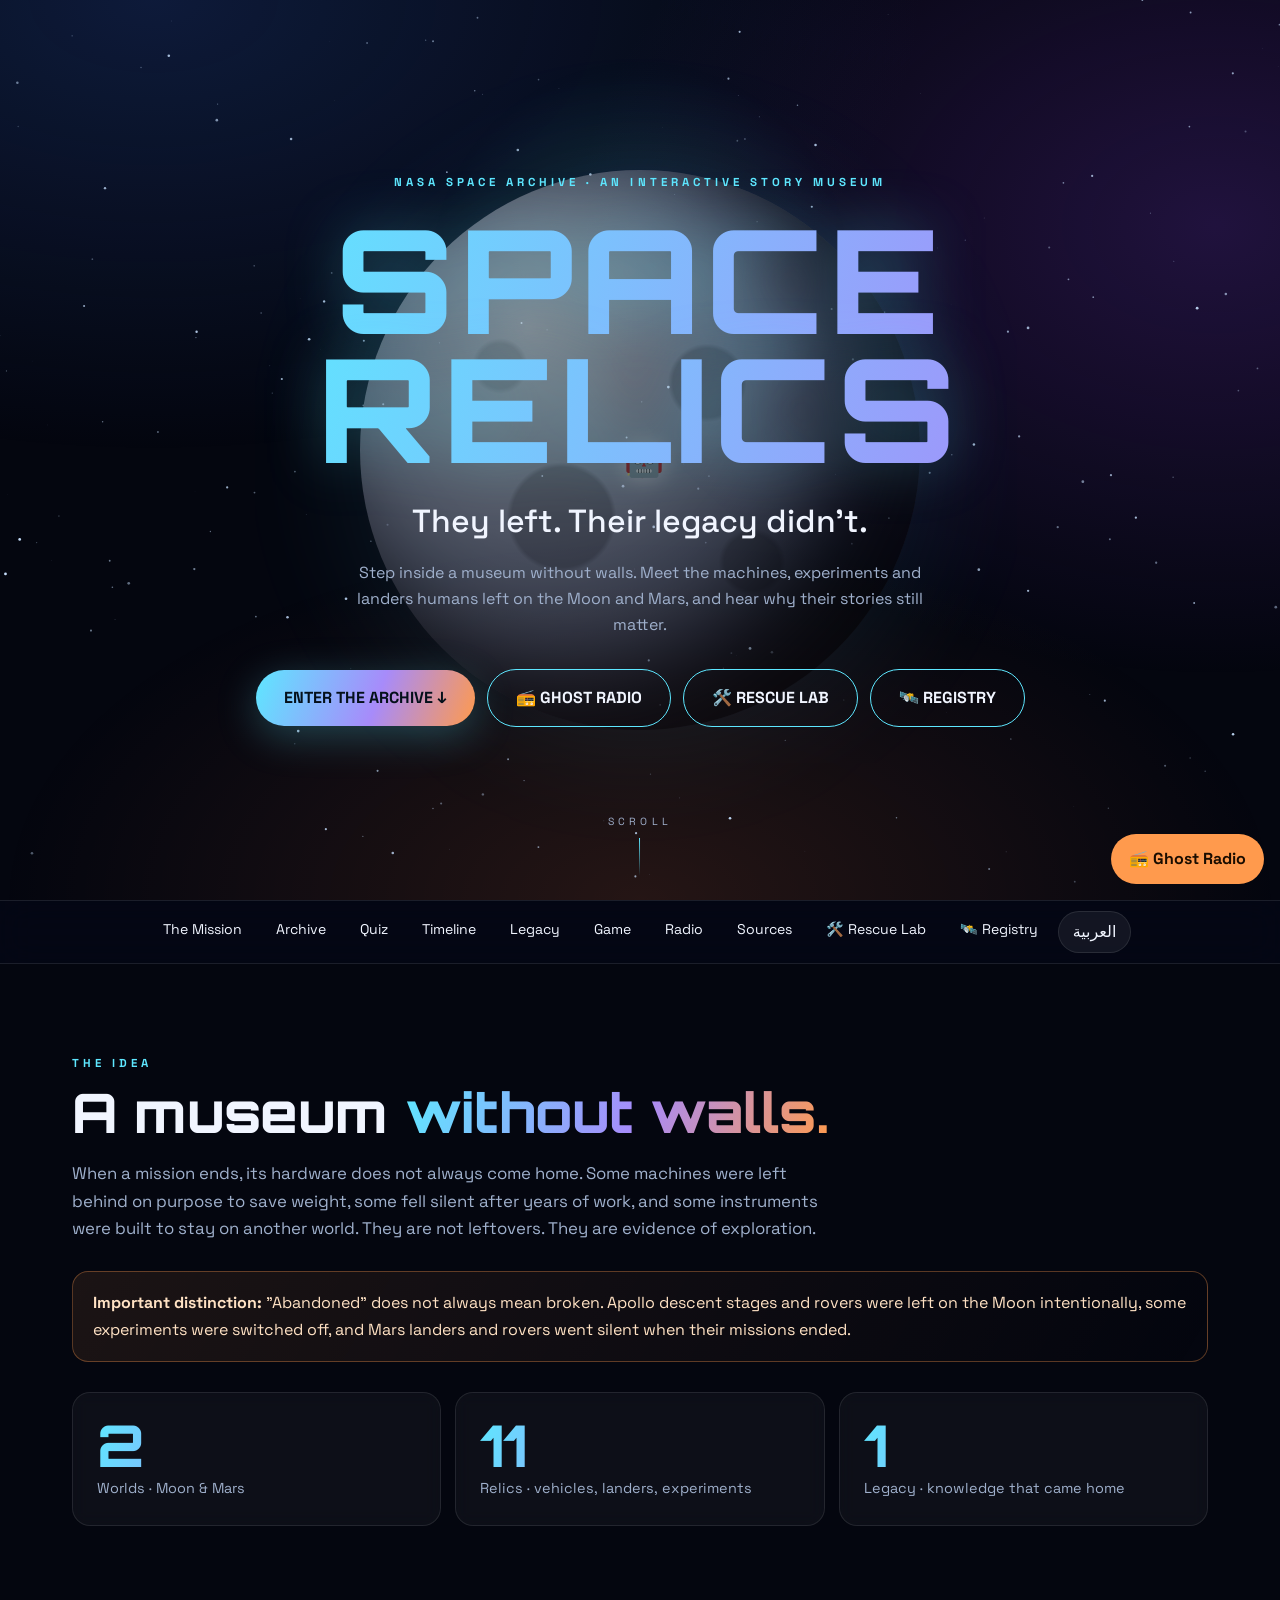
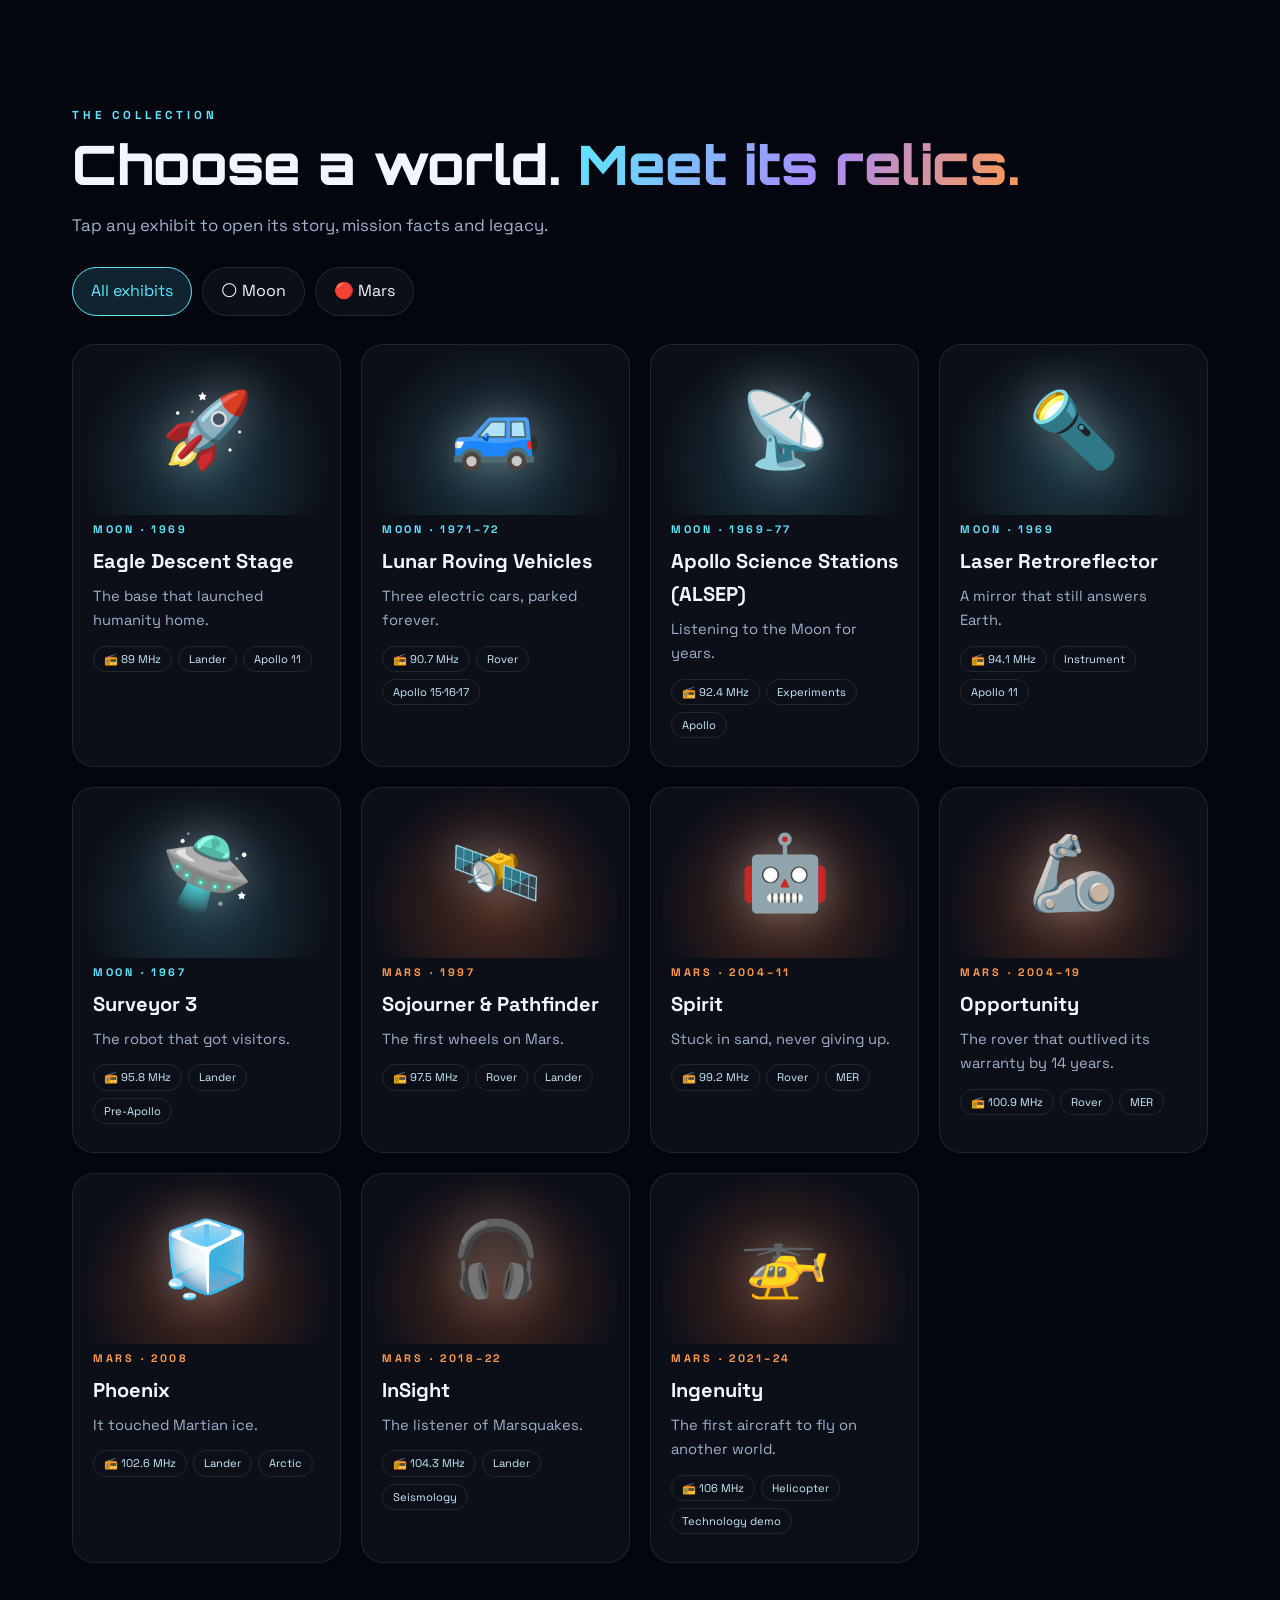
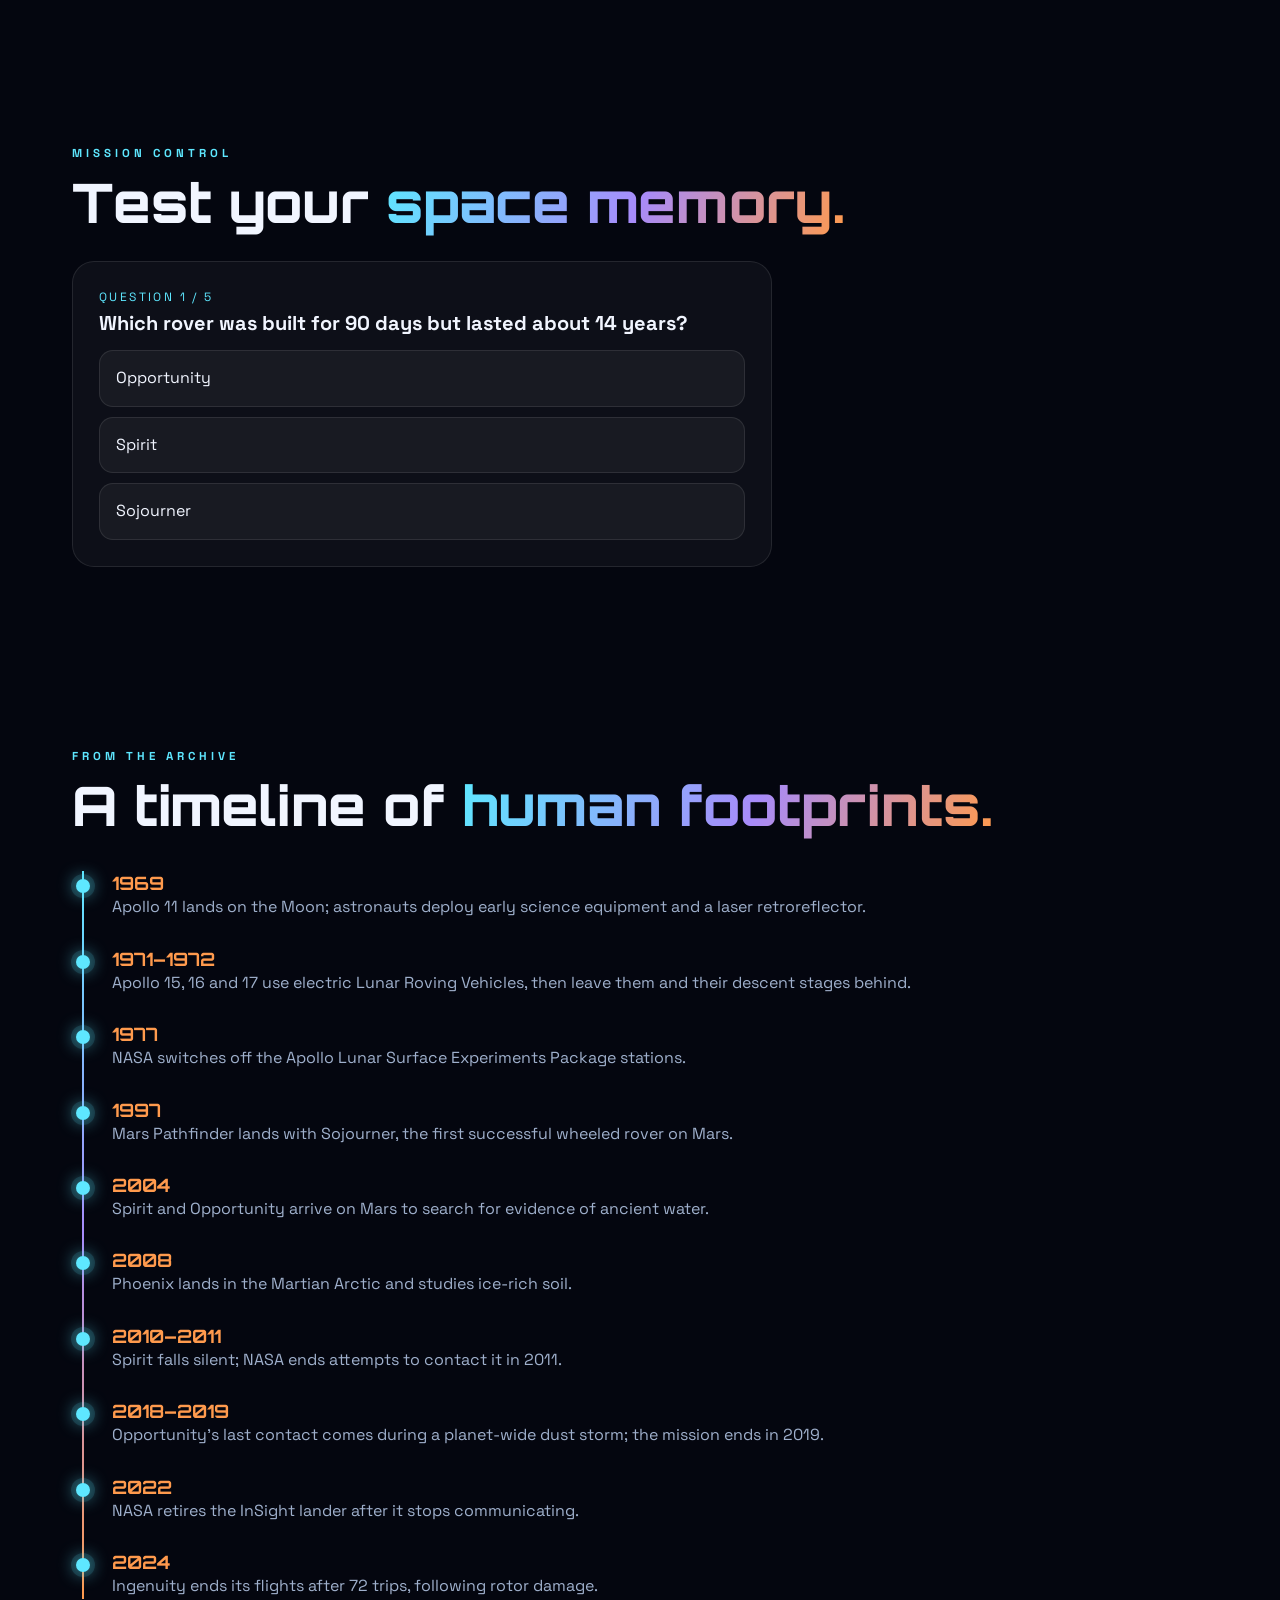
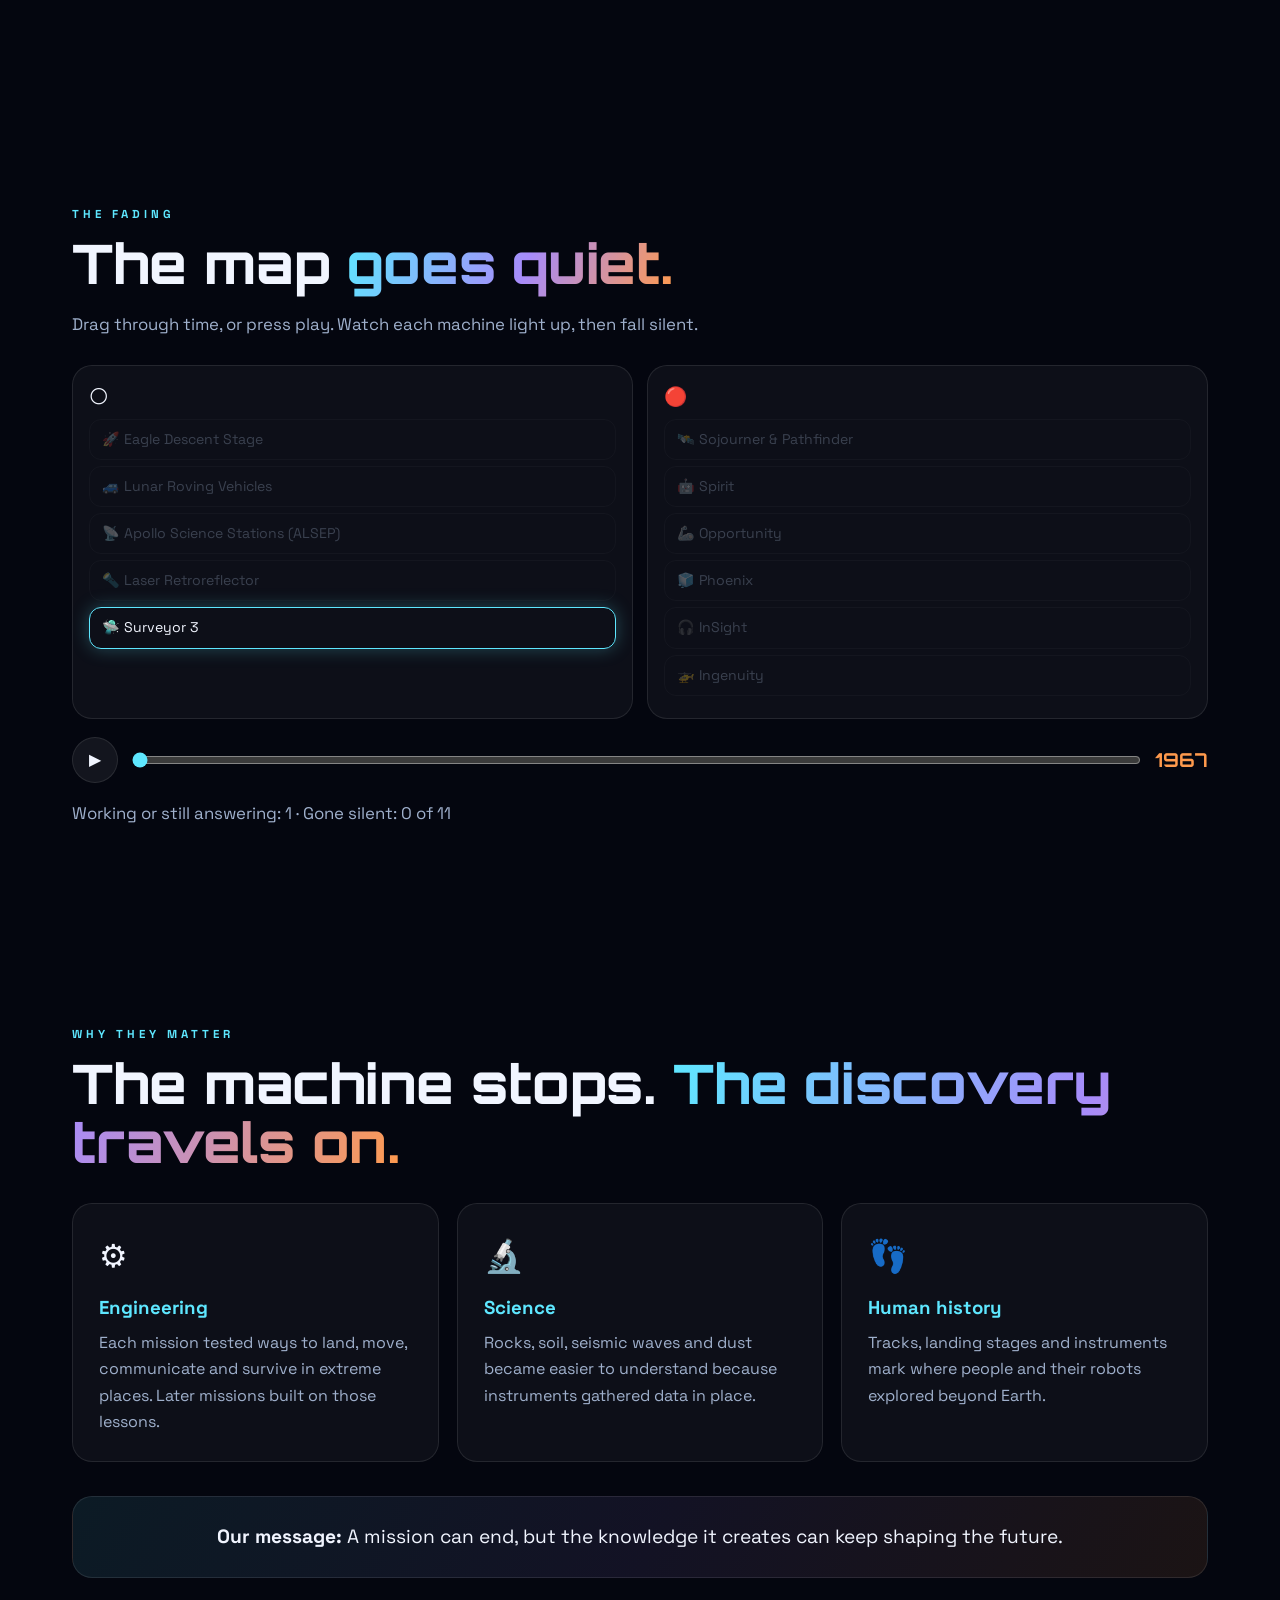
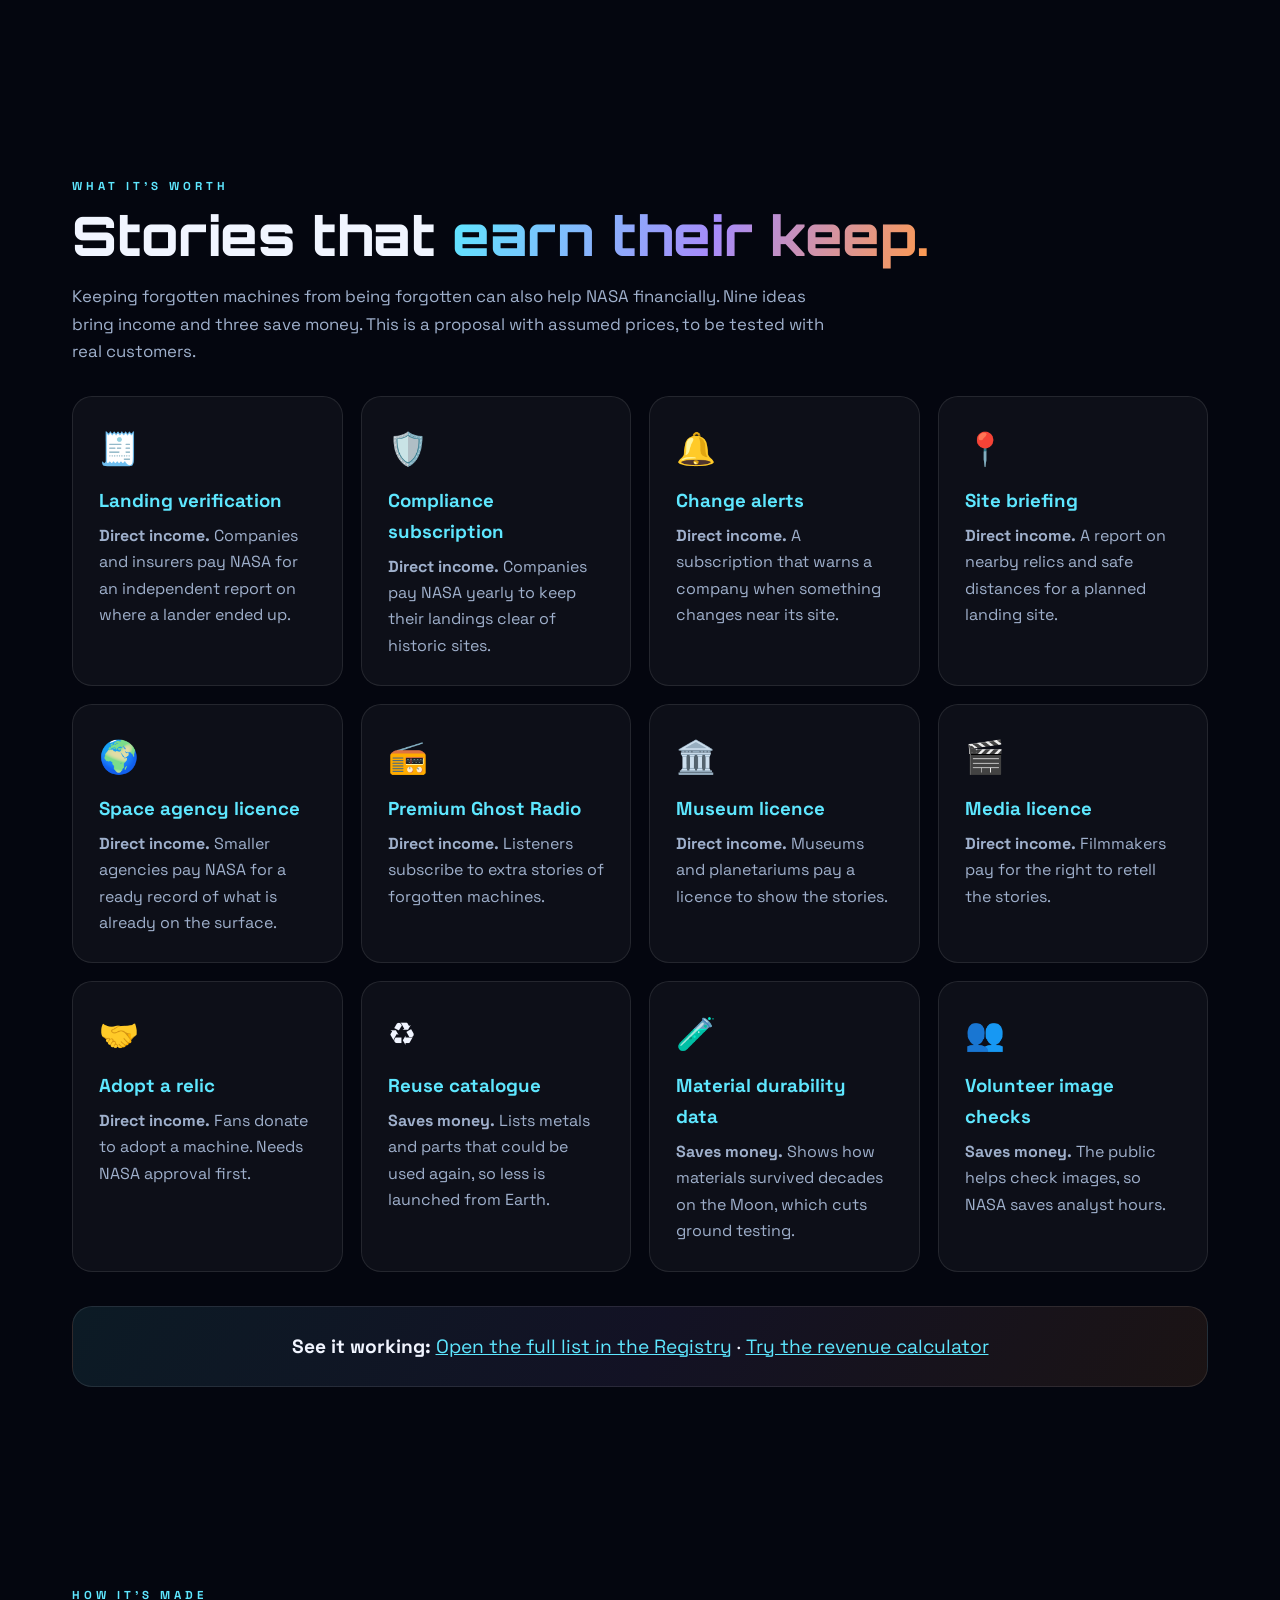
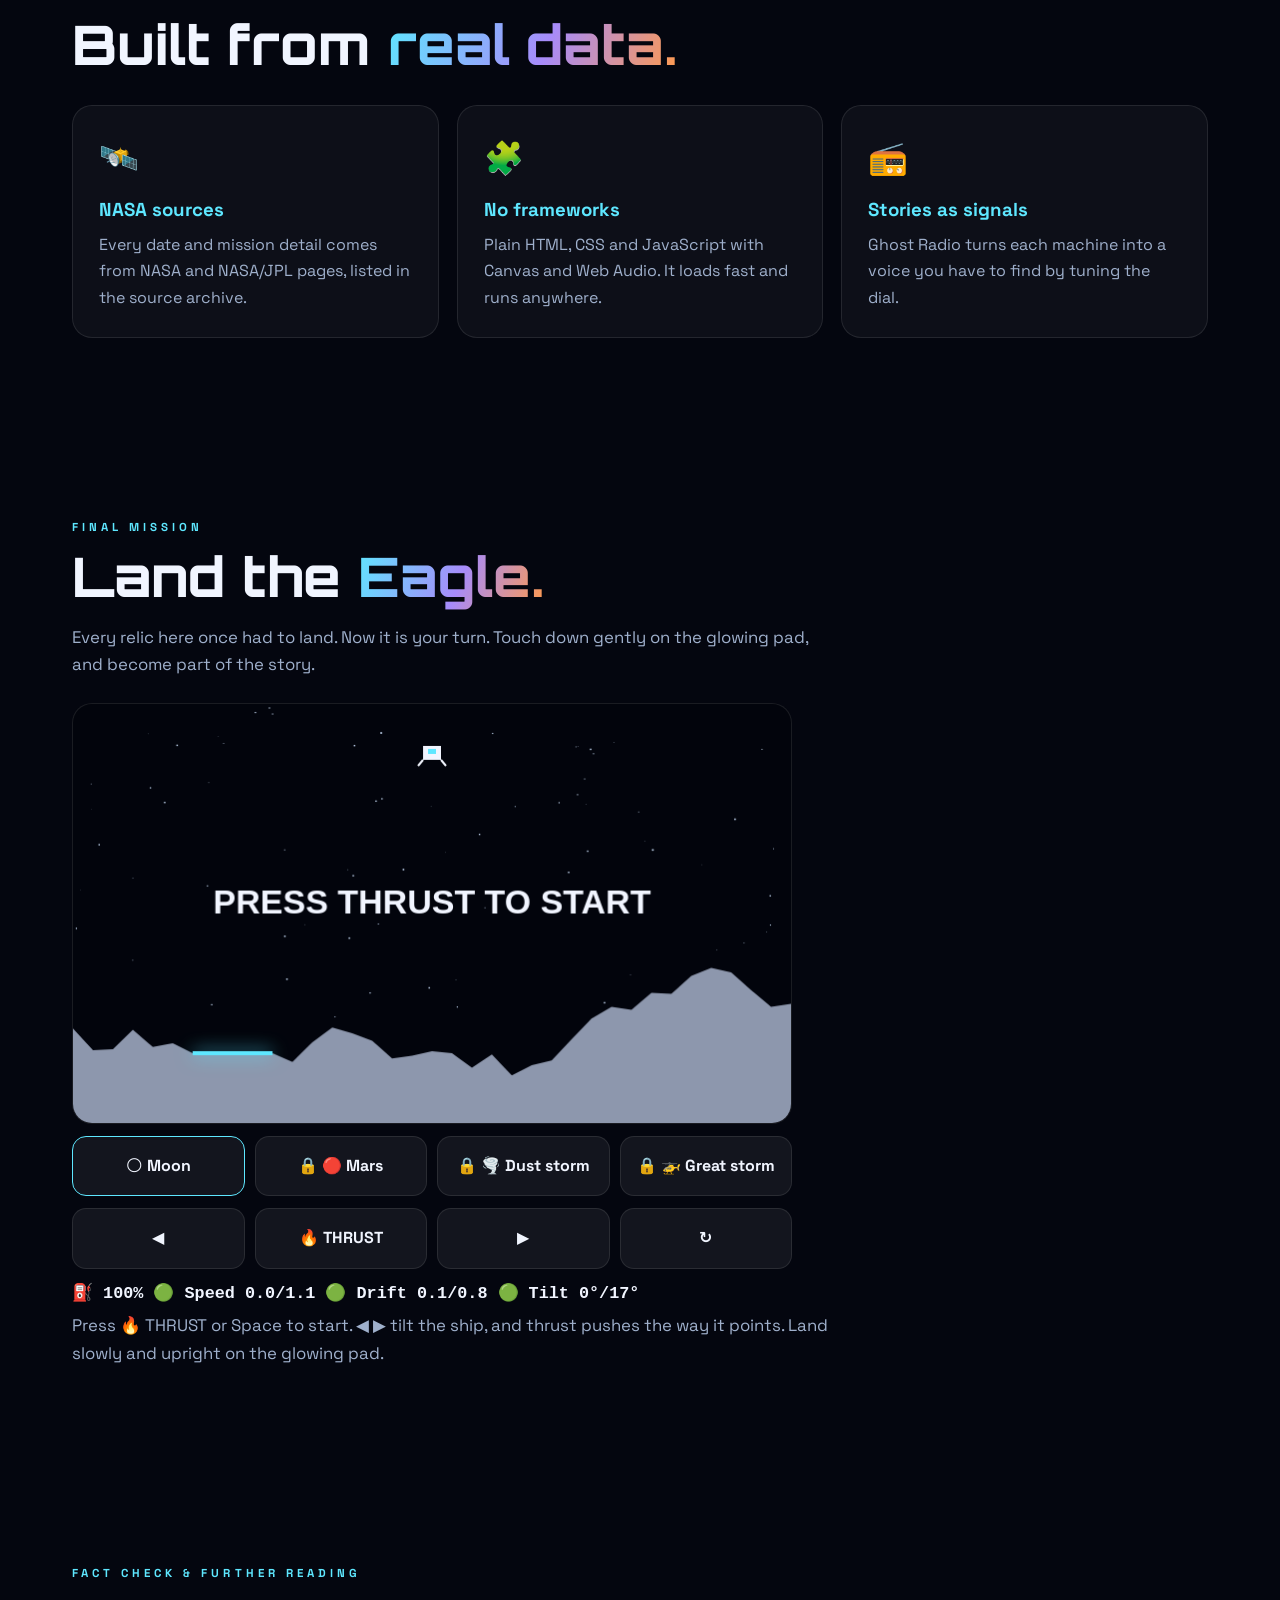
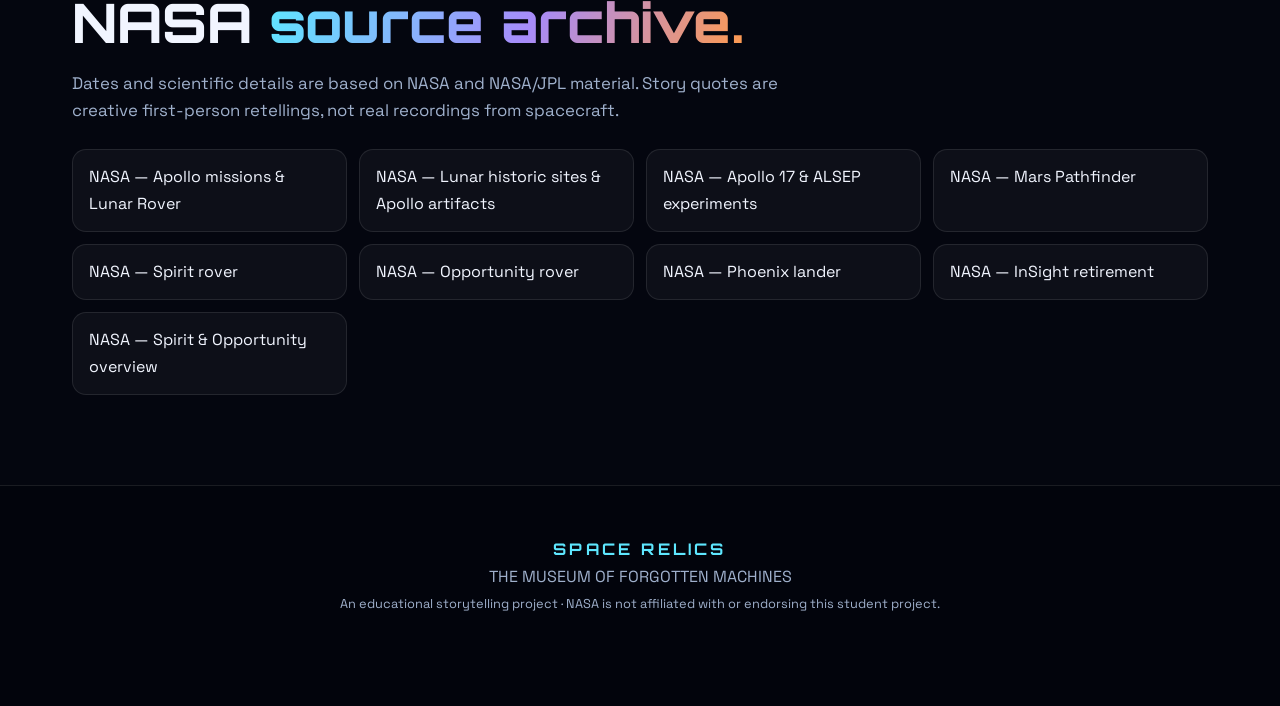
<file: index.html>
<!DOCTYPE html>
<html lang="en">
<head>
<meta charset="UTF-8">
<meta name="viewport" content="width=device-width, initial-scale=1.0">
<meta name="description" content="Space Relics: an interactive museum and radio for the machines NASA left on the Moon and Mars.">
<meta name="theme-color" content="#04060f">
<link rel="icon" href="data:image/svg+xml,%3Csvg xmlns=%27http://www.w3.org/2000/svg%27 viewBox=%270 0 100 100%27%3E%3Ctext y=%2790%27 font-size=%2790%27%3E🌕%3C/text%3E%3C/svg%3E">
<title>SPACE RELICS | The Museum of Forgotten Machines</title>
<link rel="preconnect" href="https://fonts.googleapis.com">
<link rel="stylesheet" href="https://fonts.googleapis.com/css2?family=Orbitron:wght@600;800&family=Space+Grotesk:wght@400;500;700&family=Tajawal:wght@400;500;700&display=swap">
<link rel="stylesheet" href="style.css">
<style>
.sil{display:grid;grid-template-columns:1fr 1fr;gap:14px;margin-top:26px}
.sw{padding:16px;border-radius:20px;background:var(--glass);border:1px solid var(--line)}.sw h3{margin:0 0 6px}
.chip2{padding:8px 12px;margin:6px 0;border-radius:12px;border:1px solid var(--line);font-size:.88rem;color:var(--mut);transition:.6s;opacity:.3}
.chip2.on{opacity:1;color:var(--ink);border-color:var(--cy);box-shadow:0 0 18px #5ee7ff44}
.chip2.live{opacity:1;color:var(--ink);border-color:var(--or);box-shadow:0 0 18px #ff9a4d66}
.chip2.off{opacity:.55;filter:grayscale(1);text-decoration:line-through}
.sbar{display:flex;gap:12px;align-items:center;margin-top:18px}.sbar input{flex:1;accent-color:var(--cy);height:40px;direction:ltr}.sbar b{font:700 1.2rem Orbitron,sans-serif;color:var(--or)}
@media(max-width:700px){.sil{grid-template-columns:1fr}}
</style>
</head>
<body>
<canvas id="stars"></canvas>
<div id="glow"></div>
<div id="bar"></div>
<a class="radio" href="ghostradio.html"><span>📻</span> Ghost Radio</a>

<header id="top">
 <div class="planet"><i>🚀</i><i>🛰️</i><i>🤖</i></div>
 <div class="hero">
  <div class="kicker">NASA SPACE ARCHIVE · AN INTERACTIVE STORY MUSEUM</div>
  <h1><span>SPACE</span><span>RELICS</span></h1>
  <h2>They left. Their legacy didn't.</h2>
  <p>Step inside a museum without walls. Meet the machines, experiments and landers humans left on the Moon and Mars, and hear why their stories still matter.</p>
  <a class="btn" href="#archive">ENTER THE ARCHIVE <b>↓</b></a> <a class="btn ghost" href="ghostradio.html">📻 GHOST RADIO</a> <a class="btn ghost" href="rescue.html">🛠️ RESCUE LAB</a> <a class="btn ghost" href="registry.html">🛰️ REGISTRY</a>
 </div>
 <div class="scroll">SCROLL</div>
</header>

<nav>
 <a href="#about">The Mission</a><a href="#archive">Archive</a><a href="#quiz">Quiz</a><a href="#timeline">Timeline</a><a href="#legacy">Legacy</a><a href="#game">Game</a><a href="ghostradio.html">Radio</a><a href="#sources">Sources</a><a href="rescue.html">🛠️ Rescue Lab</a><a href="registry.html">🛰️ Registry</a>
<button class="lgb nb" style="margin:0">العربية</button></nav>

<section id="about" class="rv">
 <div class="kick">THE IDEA</div>
 <h2 class="title">A museum <em>without walls.</em></h2>
 <p class="lead">When a mission ends, its hardware does not always come home. Some machines were left behind on purpose to save weight, some fell silent after years of work, and some instruments were built to stay on another world. They are not leftovers. They are evidence of exploration.</p>
 <div class="notice"><strong>Important distinction:</strong> "Abandoned" does not always mean broken. Apollo descent stages and rovers were left on the Moon intentionally, some experiments were switched off, and Mars landers and rovers went silent when their missions ended.</div>
 <div class="stats">
  <div class="stat"><b data-n="2">0</b><span>Worlds · Moon & Mars</span></div>
  <div class="stat"><b data-n="11">0</b><span>Relics · vehicles, landers, experiments</span></div>
  <div class="stat"><b data-n="1">0</b><span>Legacy · knowledge that came home</span></div>
 </div>
</section>

<section id="archive" class="rv">
 <div class="kick">THE COLLECTION</div>
 <h2 class="title">Choose a world. <em>Meet its relics.</em></h2>
 <p class="lead">Tap any exhibit to open its story, mission facts and legacy.</p>
 <div class="filters">
  <button class="filter active" data-filter="all">All exhibits</button>
  <button class="filter" data-filter="Moon">🌕 Moon</button>
  <button class="filter" data-filter="Mars">🔴 Mars</button>
 </div>
 <div class="grid" id="cards"></div>
</section>

<dialog id="detail"></dialog>

<section id="quiz" class="rv">
 <div class="kick">MISSION CONTROL</div>
 <h2 class="title">Test your <em>space memory.</em></h2>
 <div class="qz" id="qz"></div>
</section>

<section id="timeline" class="rv">
 <div class="kick">FROM THE ARCHIVE</div>
 <h2 class="title">A timeline of <em>human footprints.</em></h2>
 <div class="timeline">
  <div class="ti"><strong>1969</strong>Apollo 11 lands on the Moon; astronauts deploy early science equipment and a laser retroreflector.</div>
  <div class="ti"><strong>1971–1972</strong>Apollo 15, 16 and 17 use electric Lunar Roving Vehicles, then leave them and their descent stages behind.</div>
  <div class="ti"><strong>1977</strong>NASA switches off the Apollo Lunar Surface Experiments Package stations.</div>
  <div class="ti"><strong>1997</strong>Mars Pathfinder lands with Sojourner, the first successful wheeled rover on Mars.</div>
  <div class="ti"><strong>2004</strong>Spirit and Opportunity arrive on Mars to search for evidence of ancient water.</div>
  <div class="ti"><strong>2008</strong>Phoenix lands in the Martian Arctic and studies ice-rich soil.</div>
  <div class="ti"><strong>2010–2011</strong>Spirit falls silent; NASA ends attempts to contact it in 2011.</div>
  <div class="ti"><strong>2018–2019</strong>Opportunity's last contact comes during a planet-wide dust storm; the mission ends in 2019.</div>
  <div class="ti"><strong>2022</strong>NASA retires the InSight lander after it stops communicating.</div>
  <div class="ti"><strong>2024</strong>Ingenuity ends its flights after 72 trips, following rotor damage.</div>
 </div>
</section>

<section id="silence" class="rv">
 <div class="kick">THE FADING</div>
 <h2 class="title">The map <em>goes quiet.</em></h2>
 <p class="lead">Drag through time, or press play. Watch each machine light up, then fall silent.</p>
 <div class="sil"><div class="sw"><h3>🌕</h3><div id="s-m"></div></div><div class="sw"><h3>🔴</h3><div id="s-r"></div></div></div>
 <div class="sbar"><button class="nb" id="s-p" style="margin:0">▶</button><input type="range" id="s-y" min="1967" max="2025" value="1967" aria-label="Year"><b id="s-yr">1967</b></div>
 <p class="lead" id="s-c"></p>
</section>

<section id="legacy" class="rv">
 <div class="kick">WHY THEY MATTER</div>
 <h2 class="title">The machine stops. <em>The discovery travels on.</em></h2>
 <div class="compare">
  <article><i>⚙️</i><h3>Engineering</h3><p>Each mission tested ways to land, move, communicate and survive in extreme places. Later missions built on those lessons.</p></article>
  <article><i>🔬</i><h3>Science</h3><p>Rocks, soil, seismic waves and dust became easier to understand because instruments gathered data in place.</p></article>
  <article><i>👣</i><h3>Human history</h3><p>Tracks, landing stages and instruments mark where people and their robots explored beyond Earth.</p></article>
 </div>
 <p class="msg"><strong>Our message:</strong> A mission can end, but the knowledge it creates can keep shaping the future.</p>
</section>

<section id="revenue" class="rv">
 <div class="kick">WHAT IT'S WORTH</div>
 <h2 class="title">Stories that <em>earn their keep.</em></h2>
 <p class="lead">Keeping forgotten machines from being forgotten can also help NASA financially. Nine ideas bring income and three save money. This is a proposal with assumed prices, to be tested with real customers.</p>
 <div class="compare">
  <article><i>🧾</i><h3>Landing verification</h3><p><strong>Direct income.</strong> Companies and insurers pay NASA for an independent report on where a lander ended up.</p></article>
  <article><i>🛡️</i><h3>Compliance subscription</h3><p><strong>Direct income.</strong> Companies pay NASA yearly to keep their landings clear of historic sites.</p></article>
  <article><i>🔔</i><h3>Change alerts</h3><p><strong>Direct income.</strong> A subscription that warns a company when something changes near its site.</p></article>
  <article><i>📍</i><h3>Site briefing</h3><p><strong>Direct income.</strong> A report on nearby relics and safe distances for a planned landing site.</p></article>
  <article><i>🌍</i><h3>Space agency licence</h3><p><strong>Direct income.</strong> Smaller agencies pay NASA for a ready record of what is already on the surface.</p></article>
  <article><i>📻</i><h3>Premium Ghost Radio</h3><p><strong>Direct income.</strong> Listeners subscribe to extra stories of forgotten machines.</p></article>
  <article><i>🏛️</i><h3>Museum licence</h3><p><strong>Direct income.</strong> Museums and planetariums pay a licence to show the stories.</p></article>
  <article><i>🎬</i><h3>Media licence</h3><p><strong>Direct income.</strong> Filmmakers pay for the right to retell the stories.</p></article>
  <article><i>🤝</i><h3>Adopt a relic</h3><p><strong>Direct income.</strong> Fans donate to adopt a machine. Needs NASA approval first.</p></article>
  <article><i>♻️</i><h3>Reuse catalogue</h3><p><strong>Saves money.</strong> Lists metals and parts that could be used again, so less is launched from Earth.</p></article>
  <article><i>🧪</i><h3>Material durability data</h3><p><strong>Saves money.</strong> Shows how materials survived decades on the Moon, which cuts ground testing.</p></article>
  <article><i>👥</i><h3>Volunteer image checks</h3><p><strong>Saves money.</strong> The public helps check images, so NASA saves analyst hours.</p></article>
 </div>
 <p class="msg"><strong>See it working:</strong> <a href="registry.html#ideas">Open the full list in the Registry</a> · <a href="registry.html#money">Try the revenue calculator</a></p>
</section>

<section id="build" class="rv">
 <div class="kick">HOW IT'S MADE</div>
 <h2 class="title">Built from <em>real data.</em></h2>
 <div class="compare">
  <article><i>🛰️</i><h3>NASA sources</h3><p>Every date and mission detail comes from NASA and NASA/JPL pages, listed in the source archive.</p></article>
  <article><i>🧩</i><h3>No frameworks</h3><p>Plain HTML, CSS and JavaScript with Canvas and Web Audio. It loads fast and runs anywhere.</p></article>
  <article><i>📻</i><h3>Stories as signals</h3><p>Ghost Radio turns each machine into a voice you have to find by tuning the dial.</p></article>
 </div>
</section>

<section id="game" class="rv">
 <div class="kick">FINAL MISSION</div>
 <h2 class="title">Land the <em>Eagle.</em></h2>
 <p class="lead">Every relic here once had to land. Now it is your turn. Touch down gently on the glowing pad, and become part of the story.</p>
 <div class="gw"><canvas id="lg"></canvas>
 <div class="gc" id="lv" style="flex-wrap:wrap"></div>
 <div class="gc"><button id="gl">◀</button><button id="gt">🔥 THRUST</button><button id="gr">▶</button><button id="gx">↻</button></div>
 <p class="lead" id="gs"></p></div>
</section>

<section id="sources" class="rv">
 <div class="kick">FACT CHECK & FURTHER READING</div>
 <h2 class="title">NASA <em>source archive.</em></h2>
 <p class="lead">Dates and scientific details are based on NASA and NASA/JPL material. Story quotes are creative first-person retellings, not real recordings from spacecraft.</p>
 <div class="source-list">
  <a href="https://www.nasa.gov/specials/apollo50th/missions.html" target="_blank" rel="noopener">NASA — Apollo missions & Lunar Rover</a>
  <a href="https://www.nasa.gov/wp-content/uploads/2023/12/nasa-usg-lunar-historic-sites-reva.pdf" target="_blank" rel="noopener">NASA — Lunar historic sites & Apollo artifacts</a>
  <a href="https://www.nasa.gov/history/50-years-ago-apollo-17-post-mission-activities/" target="_blank" rel="noopener">NASA — Apollo 17 & ALSEP experiments</a>
  <a href="https://science.nasa.gov/mission/mars-pathfinder/" target="_blank" rel="noopener">NASA — Mars Pathfinder</a>
  <a href="https://science.nasa.gov/mission/mer-spirit/" target="_blank" rel="noopener">NASA — Spirit rover</a>
  <a href="https://science.nasa.gov/mission/mer-opportunity/" target="_blank" rel="noopener">NASA — Opportunity rover</a>
  <a href="https://science.nasa.gov/mission/mars-phoenix/" target="_blank" rel="noopener">NASA — Phoenix lander</a>
  <a href="https://www.nasa.gov/missions/insight/nasa-retires-insight-mars-lander-mission-after-years-of-science/" target="_blank" rel="noopener">NASA — InSight retirement</a>
  <a href="https://science.nasa.gov/mission/mars-exploration-rovers-spirit-and-opportunity/" target="_blank" rel="noopener">NASA — Spirit & Opportunity overview</a>
 </div>
</section>

<footer><strong>SPACE RELICS</strong><br>THE MUSEUM OF FORGOTTEN MACHINES<br><span>An educational storytelling project · NASA is not affiliated with or endorsing this student project.</span></footer>
<script src="relics.js"></script>
<script src="relics_ar.js"></script>
<script src="script.js"></script>
<script src="lander.js"></script>
<script>
(function(){const S=[[0,1969,1969.6],[1,1971,1972.9],[2,1969,1977.7],[3,1969,null],[4,1967,1967.4],[5,1997,1997.8],[6,2004,2010.2],[7,2004,2018.4],[8,2008,2008.9],[9,2018,2022.95],[10,2021,2024.05]];
const $=s=>document.querySelector(s),y=$("#s-y");let tm=null;
function sil(){const yr=+y.value;let on=0,off=0;$("#s-m").innerHTML=$("#s-r").innerHTML="";
 S.forEach(([i,a,b])=>{const r=R[i],x=T(r),st=yr<a?"":b===null?"live":yr>=b?"off":"on";if(st==="on"||st==="live")on++;if(st==="off")off++;
  const d=document.createElement("div");d.className="chip2 "+st;d.textContent=x.e+" "+x.n+(st==="live"?" ✦":"");$(r.w==="Moon"?"#s-m":"#s-r").appendChild(d)});
 $("#s-yr").textContent=yr;
 $("#s-c").textContent=L(`Working or still answering: ${on} · Gone silent: ${off} of ${S.length}`,`تعمل أو ما زالت ترد: ${on} · صمتت: ${off} من ${S.length}`)+(yr>=2025?L(" · Only the laser reflector still answers."," · العاكس الليزري وحده ما زال يرد."):"");
 $("#silence .kick").textContent=L("THE FADING","التلاشي");$("#silence .title").innerHTML=L("The map <em>goes quiet.</em>","الخريطة <em>تصمت.</em>");
 $("#silence .lead").textContent=L("Drag through time, or press play. Watch each machine light up, then fall silent.","اسحبي عبر الزمن أو اضغطي تشغيل. شاهدي كل آلة تضيء ثم تصمت.")}
y.oninput=sil;
$("#s-p").onclick=()=>{if(tm){clearInterval(tm);tm=null;$("#s-p").textContent="▶";return}if(+y.value>=2025)y.value=1967;$("#s-p").textContent="⏸";
 tm=setInterval(()=>{y.value=+y.value+1;sil();if(+y.value>=2025){clearInterval(tm);tm=null;$("#s-p").textContent="▶"}},700)};
const o=window.onLang;window.onLang=()=>{o&&o();sil()};sil()})();
</script>
</body>
</html>
</file>
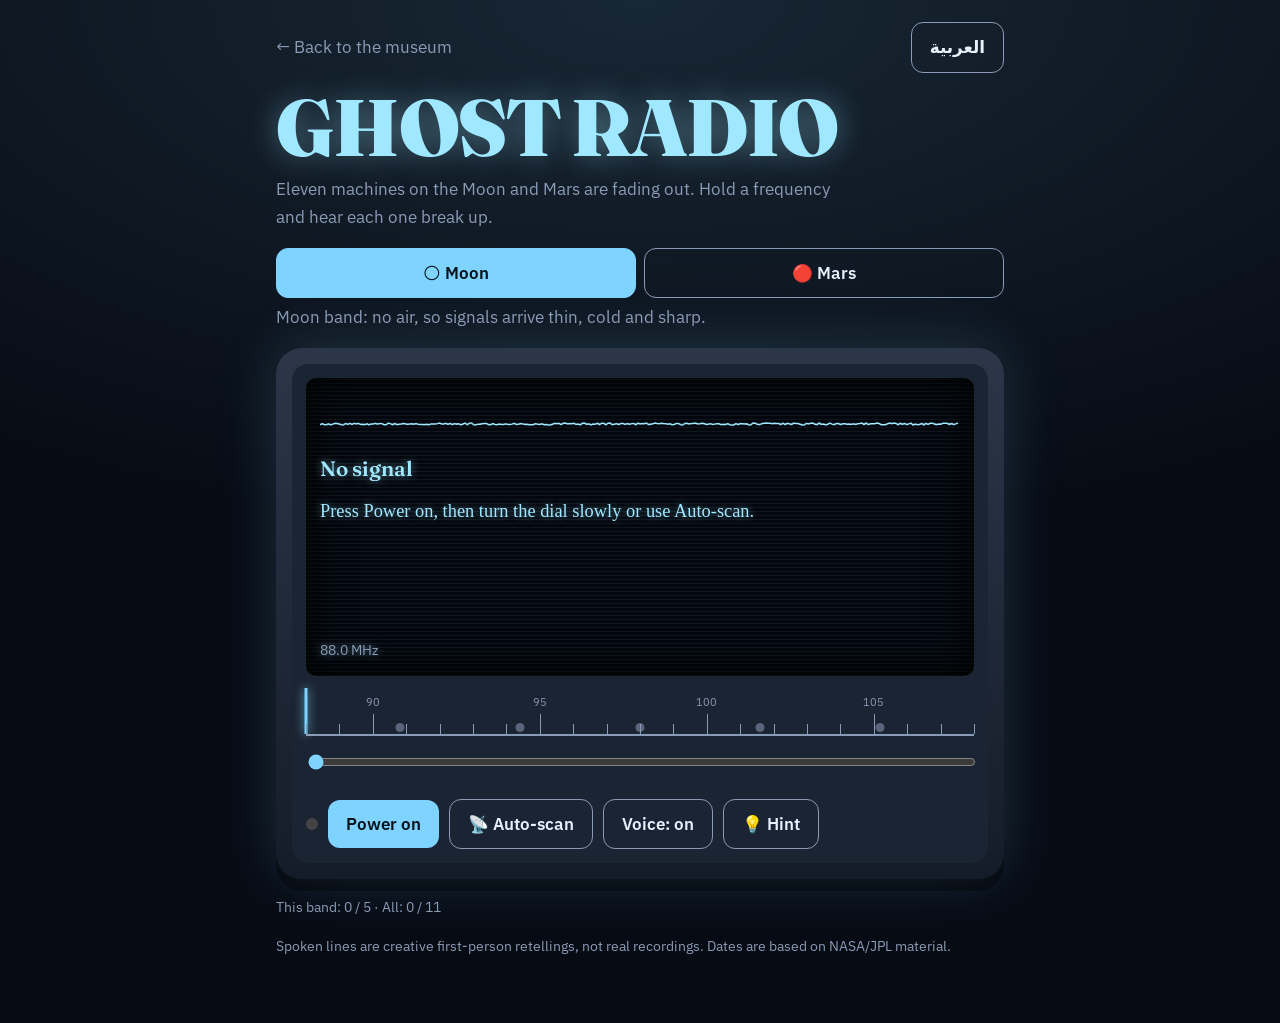
<file: ghostradio.html>
<!DOCTYPE html>
<html lang="en">
<head>
<meta charset="utf-8">
<meta name="viewport" content="width=device-width, initial-scale=1, viewport-fit=cover">
<title>GHOST RADIO | Space Relics</title>
<link href="https://fonts.googleapis.com/css2?family=Fraunces:wght@600;900&family=IBM+Plex+Sans:wght@400;600&family=Tajawal:wght@400;700&display=swap" rel="stylesheet">
<style>
body{--bg:#070b14;--wood:#2b3648;--wood2:#151c29;--panel:#1b2433;--ink:#e6f1ff;--dim:#8a9bb5;--acc:#7fd4ff;--glow:#9fe8ff;--on:#06121c;--scr:#04070d}
body[data-b=mars]{--bg:#140805;--wood:#6b2f14;--wood2:#3a170a;--panel:#2a160d;--ink:#ffe9d6;--dim:#b58f78;--acc:#ff7a3a;--glow:#ffb347;--on:#1a0800;--scr:#0a0503}
*{box-sizing:border-box}
body{margin:0;background:radial-gradient(90vw 60vh at 50% 0,color-mix(in srgb,var(--acc) 14%,transparent),transparent),var(--bg);color:var(--ink);font:400 1.05rem/1.7 'IBM Plex Sans',system-ui,sans-serif;padding:env(safe-area-inset-top,0) 0 env(safe-area-inset-bottom,0);transition:background .8s}
[lang=ar] body,[lang=ar] button{font-family:Tajawal,system-ui,sans-serif}
main{max-width:760px;margin:auto;padding:22px 16px 50px}
h1{font:900 clamp(2.6rem,10vw,5rem)/1 Fraunces,Georgia,serif;letter-spacing:-.02em;margin:14px 0 8px;color:var(--glow);text-shadow:0 0 30px color-mix(in srgb,var(--glow) 40%,transparent);transition:color .8s}
.lead{color:var(--dim);max-width:560px;margin:.3em 0}
.top{display:flex;justify-content:space-between;align-items:center}.top a{color:var(--dim);text-decoration:none}
.seg{display:flex;gap:8px;margin:16px 0 0}.seg button{flex:1;font-size:1.05rem}
.radio{margin:16px 0;background:linear-gradient(var(--wood),var(--wood2));border-radius:26px;padding:16px;box-shadow:0 12px 0 #0005,0 0 60px color-mix(in srgb,var(--acc) 18%,transparent);transition:background .8s}
.face{background:var(--panel);border-radius:16px;padding:14px}
.scr{background:repeating-linear-gradient(0deg,color-mix(in srgb,var(--glow) 7%,transparent) 0 1px,transparent 1px 4px),var(--scr);color:var(--glow);border-radius:10px;padding:14px;min-height:270px;text-shadow:0 0 8px color-mix(in srgb,var(--glow) 55%,transparent);box-shadow:inset 0 0 40px #000e}
.scr.lk{box-shadow:inset 0 0 40px #000e,0 0 24px color-mix(in srgb,var(--glow) 50%,transparent)}
canvas{width:100%;height:64px;display:block}
#rn{font:600 1.3rem Fraunces,serif;min-height:1.6em}
#rt{font:1.15rem/1.75 Georgia,serif;min-height:7.5em;margin:6px 0;transition:filter .25s}
#rm{font-size:.85rem;color:var(--dim)}
.scale{position:relative;margin-top:14px;height:46px;border-bottom:2px solid var(--dim);direction:ltr}
.scale i{position:absolute;bottom:0;width:1px;height:10px;background:var(--dim)}.scale i.b{height:20px}
.scale span{position:absolute;bottom:22px;transform:translateX(-50%);font-size:.7rem;color:var(--dim)}
.scale u{position:absolute;bottom:2px;width:9px;height:9px;border-radius:50%;background:var(--dim);transform:translateX(-50%);opacity:.55}
.scale u.h{background:var(--glow);opacity:1;box-shadow:0 0 10px var(--glow)}
#needle{position:absolute;bottom:0;width:3px;height:46px;background:var(--acc);transform:translateX(-50%);box-shadow:0 0 10px var(--acc)}
input[type=range]{width:100%;direction:ltr;accent-color:var(--acc);height:40px;margin-top:6px}
.row{display:flex;gap:10px;align-items:center;flex-wrap:wrap;margin-top:8px}
button{font:inherit;font-weight:600;background:var(--acc);color:var(--on);border:0;border-radius:12px;padding:10px 18px;cursor:pointer;min-height:44px}
button.ghost{background:transparent;color:var(--ink);border:1px solid var(--dim)}
button.sel{background:var(--acc);color:var(--on);border-color:var(--acc)}
.lamp{width:12px;height:12px;border-radius:50%;background:#444}.lamp.on{background:var(--glow);box-shadow:0 0 12px var(--glow)}
:focus-visible{outline:3px solid var(--glow);outline-offset:2px}
.end{display:none;border:1px solid var(--acc);border-radius:14px;padding:18px;margin:10px 0}
.end h2{font:700 1.5rem Fraunces,serif;color:var(--acc);margin:0 0 6px}
.end input{width:100%;padding:10px;border-radius:10px;border:1px solid var(--dim);background:var(--bg);color:var(--ink);font:inherit;margin:8px 0}
.prog,#log{color:var(--dim);font-size:.9rem}
</style>
</head>
<body data-b="moon">
<main>
<div class="top"><a href="index.html" id="bk"></a><button class="ghost lgb"></button></div>
<h1>GHOST RADIO</h1>
<p class="lead" id="ld"></p>
<div class="seg"><button id="bM" class="ghost"></button><button id="bR" class="ghost"></button></div>
<p class="lead" id="bl"></p>
<div class="radio"><div class="face">
 <div class="scr" id="scr">
  <canvas id="wave" width="600" height="64" aria-hidden="true"></canvas>
  <div id="rn" aria-live="polite"></div>
  <div id="rt" aria-live="polite"></div>
  <div id="rm"></div>
 </div>
 <div class="scale" id="scale" aria-hidden="true"><div id="needle"></div></div>
 <input id="dial" type="range" min="880" max="1080" value="880" aria-label="Tuning dial">
 <div class="row"><span class="lamp" id="lamp"></span><button id="pw"></button><button class="ghost" id="sc"></button><button class="ghost" id="vo"></button><button class="ghost" id="hb"></button></div>
</div></div>
<div class="end" id="end" aria-live="polite">
 <h2 id="eT"></h2><p id="eS"></p><p><b id="eC"></b></p>
 <label for="msg" id="lbl"></label>
 <input id="msg" maxlength="80">
 <button id="go"></button>
 <ul id="log"></ul>
</div>
<p class="prog" id="prog"></p>
<p class="prog" id="ft"></p>
</main>
<script src="relics.js"></script>
<script src="relics_ar.js"></script>
<script>
const $=id=>document.getElementById(id),BANDS=["Moon","Mars"],COL={Moon:"#9fe8ff",Mars:"#ffb347"};
const LAST={2:"1977-09-30",5:"1997-09-27",6:"2010-03-22",7:"2018-06-10",8:"2008-11-02",9:"2022-12-15",10:"2024-01-18"};
let band="Moon",ac,ng,flt,lfo,lg,hum,hg,on=false,voice=true,sig=0,cs=-1,ix=0,tok=0,playing=false,dead=false,held=-1,scanT=null,tmo=null;const heard=new Set(HEARD);
const BI={},FQ={};BANDS.forEach(b=>{BI[b]=R.map((r,i)=>i).filter(i=>R[i].w===b);BI[b].forEach((i,k)=>FQ[i]=+(89+(k+.5)*18/BI[b].length).toFixed(1))});
function audio(){ac=new(window.AudioContext||window.webkitAudioContext)();const n=ac.sampleRate*2,b=ac.createBuffer(1,n,ac.sampleRate),d=b.getChannelData(0);for(let i=0;i<n;i++)d[i]=Math.random()*2-1;
 const s=ac.createBufferSource();s.buffer=b;s.loop=true;flt=ac.createBiquadFilter();flt.type="bandpass";ng=ac.createGain();ng.gain.value=.2;s.connect(flt).connect(ng).connect(ac.destination);s.start();
 lfo=ac.createOscillator();lg=ac.createGain();lfo.connect(lg);lg.connect(flt.frequency);lfo.start();
 hum=ac.createOscillator();hg=ac.createGain();hg.gain.value=0;hum.connect(hg).connect(ac.destination);hum.start();tone()}
function tone(){if(!ac)return;const m=band==="Moon";flt.frequency.value=m?3400:800;flt.Q.value=m?1.3:.45;lfo.frequency.value=m?.05:.17;lg.gain.value=m?0:450;hum.frequency.value=m?330:96;hum.type=m?"sine":"triangle"}
function beep(){if(!ac)return;const o=ac.createOscillator(),g=ac.createGain();o.frequency.value=band==="Moon"?1320:660;g.gain.setValueAtTime(.07,ac.currentTime);g.gain.exponentialRampToValueAtTime(.001,ac.currentTime+.3);o.connect(g).connect(ac.destination);o.start();o.stop(ac.currentTime+.3)}
const lines=i=>{const x=T(R[i]);return[x.q,...(x.s.match(/[^.]+\.?/g)||[]).slice(0,3).map(t=>t.trim())]};
function cor(t,p){const g="░▒▓#%?";let o="";for(const c of t)o+=(c!==" "&&Math.random()<p)?g[Math.random()*g.length|0]:c;return o}
function pick(){const vs=speechSynthesis.getVoices(),c=vs.filter(v=>v.lang.toLowerCase().startsWith(lang==="ar"?"ar":"en"));return c.find(v=>/natural|neural|online/i.test(v.name)&&/guy|ryan|davis|male|david|hamed|naayf|tarik/i.test(v.name))||c.find(v=>/natural|neural|online|google/i.test(v.name))||c.find(v=>/male|david|daniel|mark/i.test(v.name))||c[0]}
function stopAll(){tok++;playing=false;clearTimeout(tmo);try{speechSynthesis.cancel()}catch(e){}}
function speak(t,done){const my=tok;let fin=false;const end=()=>{if(fin)return;fin=true;clearTimeout(tmo);setTimeout(()=>{if(my===tok)done()},900)};
 if(!voice||!window.speechSynthesis){tmo=setTimeout(end,Math.max(4500,t.length*75));return}
 speechSynthesis.cancel();const u=new SpeechSynthesisUtterance(t),v=pick();if(v)u.voice=v;u.lang=v?v.lang:L("en-US","ar-SA");u.rate=.9;u.pitch=band==="Moon"?.8:.92;u.volume=1;u.onend=end;u.onerror=end;speechSynthesis.speak(u);tmo=setTimeout(end,Math.max(9000,t.length*140))}
function play(){if(playing)return;playing=true;const i=cs,my=++tok,ls=lines(i);
 const go=()=>{if(my!==tok)return;speak(ls[ix],()=>{if(my!==tok)return;if(ix<ls.length-1){ix++;go()}else{playing=false;finish(i)}})};go()}
function finish(i){dead=true;held=i;$("rn").textContent="";$("rt").textContent="";$("rm").textContent="";
 setTimeout(()=>{dead=false;heard.add(i);try{localStorage.sr_found=JSON.stringify([...heard])}catch(e){}mark();ui();const x=T(R[i]);
  $("eT").textContent=x.e+" "+x.g;$("eS").textContent=x.f.join(" · ");
  if(LAST[i]){let t=Math.floor((Date.now()-new Date(LAST[i]+"T00:00:00Z"))/1000);const y=Math.floor(t/31557600);t-=y*31557600;const d=Math.floor(t/86400);t-=d*86400;const h=Math.floor(t/3600);$("eC").textContent=L(`Silent for ${y} years, ${d} days, ${h} hours`,`صامتة منذ ${y} سنة و${d} يومًا و${h} ساعة`)}else $("eC").textContent="";
  $("end").style.display="block";$("end").scrollIntoView({behavior:"smooth",block:"nearest"});$("rt").textContent="…"+x.n+L(" has gone quiet."," صمتت.");cs=-1},2800)}
const sc=$("scale");for(let f=880;f<=1080;f+=10){const i=document.createElement("i");i.style.left=((f-880)/2)+"%";if(f%50===0){i.className="b";const s=document.createElement("span");s.style.left=i.style.left;s.textContent=f/10;sc.appendChild(s)}sc.appendChild(i)}
function dots(){sc.querySelectorAll("u").forEach(u=>u.remove());BI[band].forEach(i=>{const u=document.createElement("u");u.id="d"+i;u.style.left=((FQ[i]*10-880)/2)+"%";sc.appendChild(u)});mark()}
function mark(){BI[band].forEach(i=>{const u=$("d"+i);if(u)u.className=heard.has(i)?"h":""})}
function setB(b){stopScan();stopAll();cs=-1;held=-1;dead=false;band=b;document.body.dataset.b=b.toLowerCase();$("end").style.display="none";tone();dots();ui()}
function stopScan(){clearInterval(scanT);scanT=null}
function tune(){
 const f=+$("dial").value;$("needle").style.left=((f-880)/2)+"%";
 if(!on){$("rn").textContent=L("No signal","لا توجد إشارة");$("rt").textContent=L("Press Power on, then turn the dial slowly or use Auto-scan.","اضغط تشغيل ثم حرّك المؤشر ببطء أو استخدم المسح التلقائي.");$("rm").textContent=(f/10).toFixed(1)+" MHz";return}
 let b=-1,bd=1e9;BI[band].forEach(i=>{const d=Math.abs(FQ[i]*10-f);if(d<bd){bd=d;b=i}});
 sig=dead?0:Math.max(0,1-bd/12);
 if(ac){ng.gain.setTargetAtTime(dead?0:.015+(1-sig)*.24,ac.currentTime,.05);hg.gain.setTargetAtTime(sig>.6&&!dead?.03:0,ac.currentTime,.1)}
 $("scr").classList.toggle("lk",sig>.6&&!dead);
 if(dead)return;
 if(sig>.3){
  if(b===held)return;
  if(cs!==b){stopAll();cs=b;ix=0;$("end").style.display="none";beep()}
  const x=T(R[b]),ls=lines(b);$("rn").textContent=x.e+" "+x.n;$("rt").style.filter=`blur(${((1-sig)*1.1).toFixed(1)}px)`;
  $("rt").textContent=cor(ls[ix],Math.min(.6,(1-sig)*.9+ix/(ls.length-1)*.12));
  $("rm").textContent=(f/10).toFixed(1)+" MHz · "+L("signal","الإشارة")+" "+Math.round(sig*100)+"%";
  if(sig>.55&&!playing)play();
 }else{
  held=-1;if(cs>=0){stopAll();cs=-1}
  $("rt").style.filter="none";$("rn").textContent=L("No signal","لا توجد إشارة");$("rt").textContent=cor("kshhh fzzzt krrr",.2);$("rm").textContent=(f/10).toFixed(1)+" MHz";
 }
}
$("pw").onclick=()=>{if(!ac)audio();on=!on;$("lamp").classList.toggle("on",on);on?ac.resume():ac.suspend();if(!on){stopAll();stopScan();cs=-1}ui()};
$("vo").onclick=()=>{voice=!voice;if(!voice)try{speechSynthesis.cancel()}catch(e){}ui()};
$("sc").onclick=()=>{if(!on)return;if(scanT){stopScan();ui();return}
 scanT=setInterval(()=>{const d=$("dial");let v=+d.value+1;if(v>1080)v=880;d.value=v;tune();if(sig>.6)stopScan()},60);ui()};
$("hb").onclick=()=>{const f=$("dial").value/10,left=BI[band].filter(i=>!heard.has(i));if(!left.length){$("rm").textContent=L("You heard this whole band 🎉","سمعت كل هذا النطاق 🎉");return}
 const n=left.reduce((a,b)=>Math.abs(FQ[b]-f)<Math.abs(FQ[a]-f)?b:a);$("rm").textContent=FQ[n]>f?L("💡 Try a higher frequency ▲","💡 جرّب تردّدًا أعلى ▲"):L("💡 Try a lower frequency ▼","💡 جرّب تردّدًا أقل ▼")};
$("dial").oninput=()=>{stopScan();tune()};$("bM").onclick=()=>setB("Moon");$("bR").onclick=()=>setB("Mars");setInterval(tune,300);
$("go").onclick=()=>{const v=$("msg").value.trim();if(!v)return;const li=document.createElement("li");li.textContent=L("Sent: “","أُرسلت: «")+v+L("”","»");$("log").prepend(li);$("msg").value=""};
function ui(){const m=band==="Moon",nb=BI[band].filter(i=>heard.has(i)).length;
 $("bk").textContent=L("← Back to the museum","← العودة إلى المتحف");
 $("ld").textContent=L("Eleven machines on the Moon and Mars are fading out. Hold a frequency and hear each one break up.","إحدى عشرة آلة على القمر والمريخ تخفت. ثبّت التردد واستمع إليها وهي تتلاشى.");
 $("bM").textContent=L("🌕 Moon","🌕 القمر");$("bR").textContent=L("🔴 Mars","🔴 المريخ");$("bM").classList.toggle("sel",m);$("bR").classList.toggle("sel",!m);
 $("bl").textContent=m?L("Moon band: no air, so signals arrive thin, cold and sharp.","نطاق القمر: لا هواء، فالإشارات تصل رفيعة وباردة وحادة."):L("Mars band: dust and wind, so signals crackle and sway.","نطاق المريخ: غبار ورياح، فالإشارات تتقطع وتتمايل.");
 $("pw").textContent=on?L("Power off","إيقاف"):L("Power on","تشغيل");$("sc").textContent=scanT?L("⏹ Stop scan","⏹ إيقاف المسح"):L("📡 Auto-scan","📡 مسح تلقائي");
 $("vo").textContent=L("Voice: ","الصوت: ")+(voice?L("on","يعمل"):L("off","مغلق"));$("hb").textContent=L("💡 Hint","💡 تلميح");
 $("lbl").textContent=L("Send a signal back. Nobody will answer, but it will be sent.","أرسل إشارة. لن يرد أحد، لكنها ستُرسل.");$("msg").placeholder=L("Write a short message","اكتب رسالة قصيرة");$("go").textContent=L("Send signal","إرسال");
 $("prog").textContent=L("This band: ","هذا النطاق: ")+nb+" / "+BI[band].length+L("  ·  All: ","  ·  الكل: ")+heard.size+" / "+R.length;
 $("ft").textContent=L("Spoken lines are creative first-person retellings, not real recordings. Dates are based on NASA/JPL material.","الجمل المنطوقة إعادة سرد إبداعية وليست تسجيلات حقيقية. التواريخ مبنية على مواد ناسا ومختبر الدفع النفاث.");tune()}
window.onLang=ui;dots();
(function w(t){const c=$("wave"),x=c.getContext("2d"),m=band==="Moon",q=dead||!on;x.clearRect(0,0,600,64);x.strokeStyle=COL[band];x.lineWidth=m?1.5:2.5;x.beginPath();
 for(let i=0;i<600;i+=m?2:3){const y=32+(Math.random()-.5)*(q?2:(1-sig)*(m?40:62)+4)+(q?0:Math.sin(i*.04+t*.008)*sig*20+(m?0:Math.sin(i*.012+t*.003)*9*(1-sig)));i?x.lineTo(i,y):x.moveTo(i,y)}x.stroke();requestAnimationFrame(w)})(0);
setLang(lang);
</script>
</body>
</html>
</file>
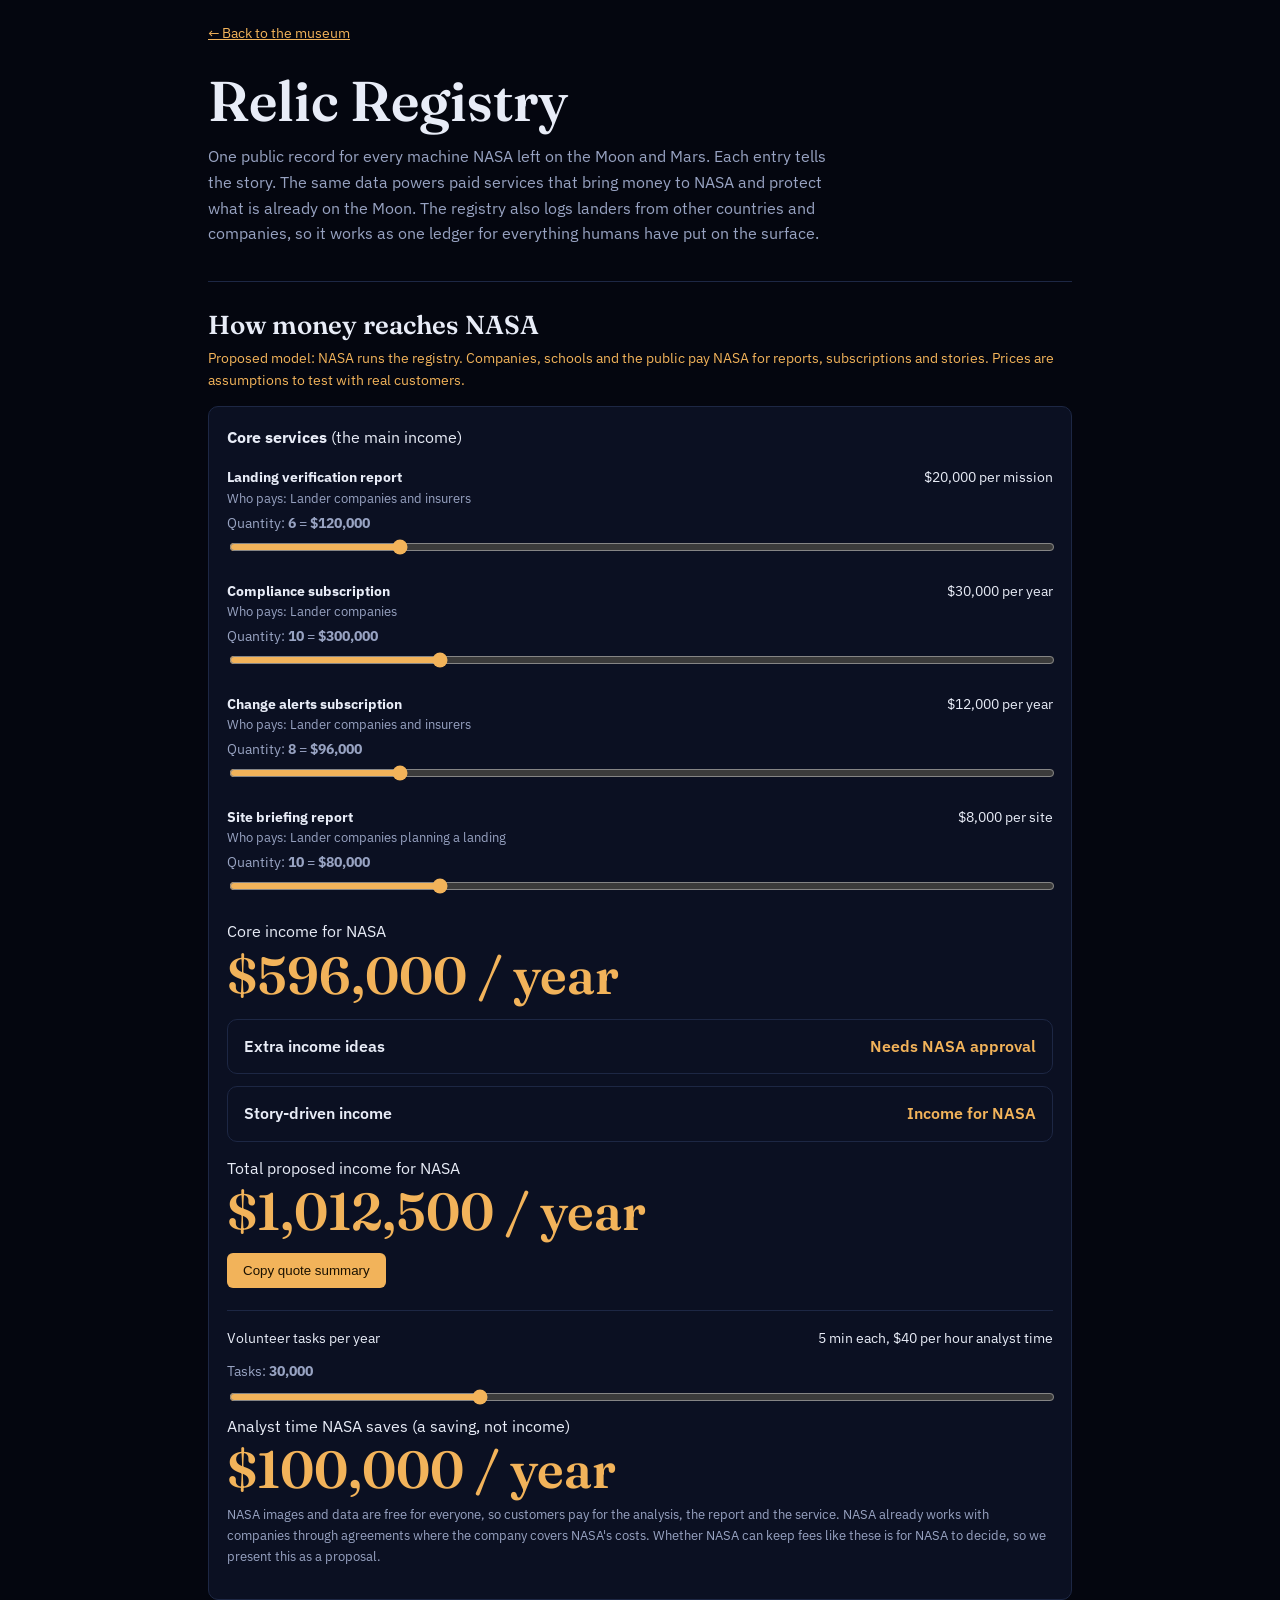
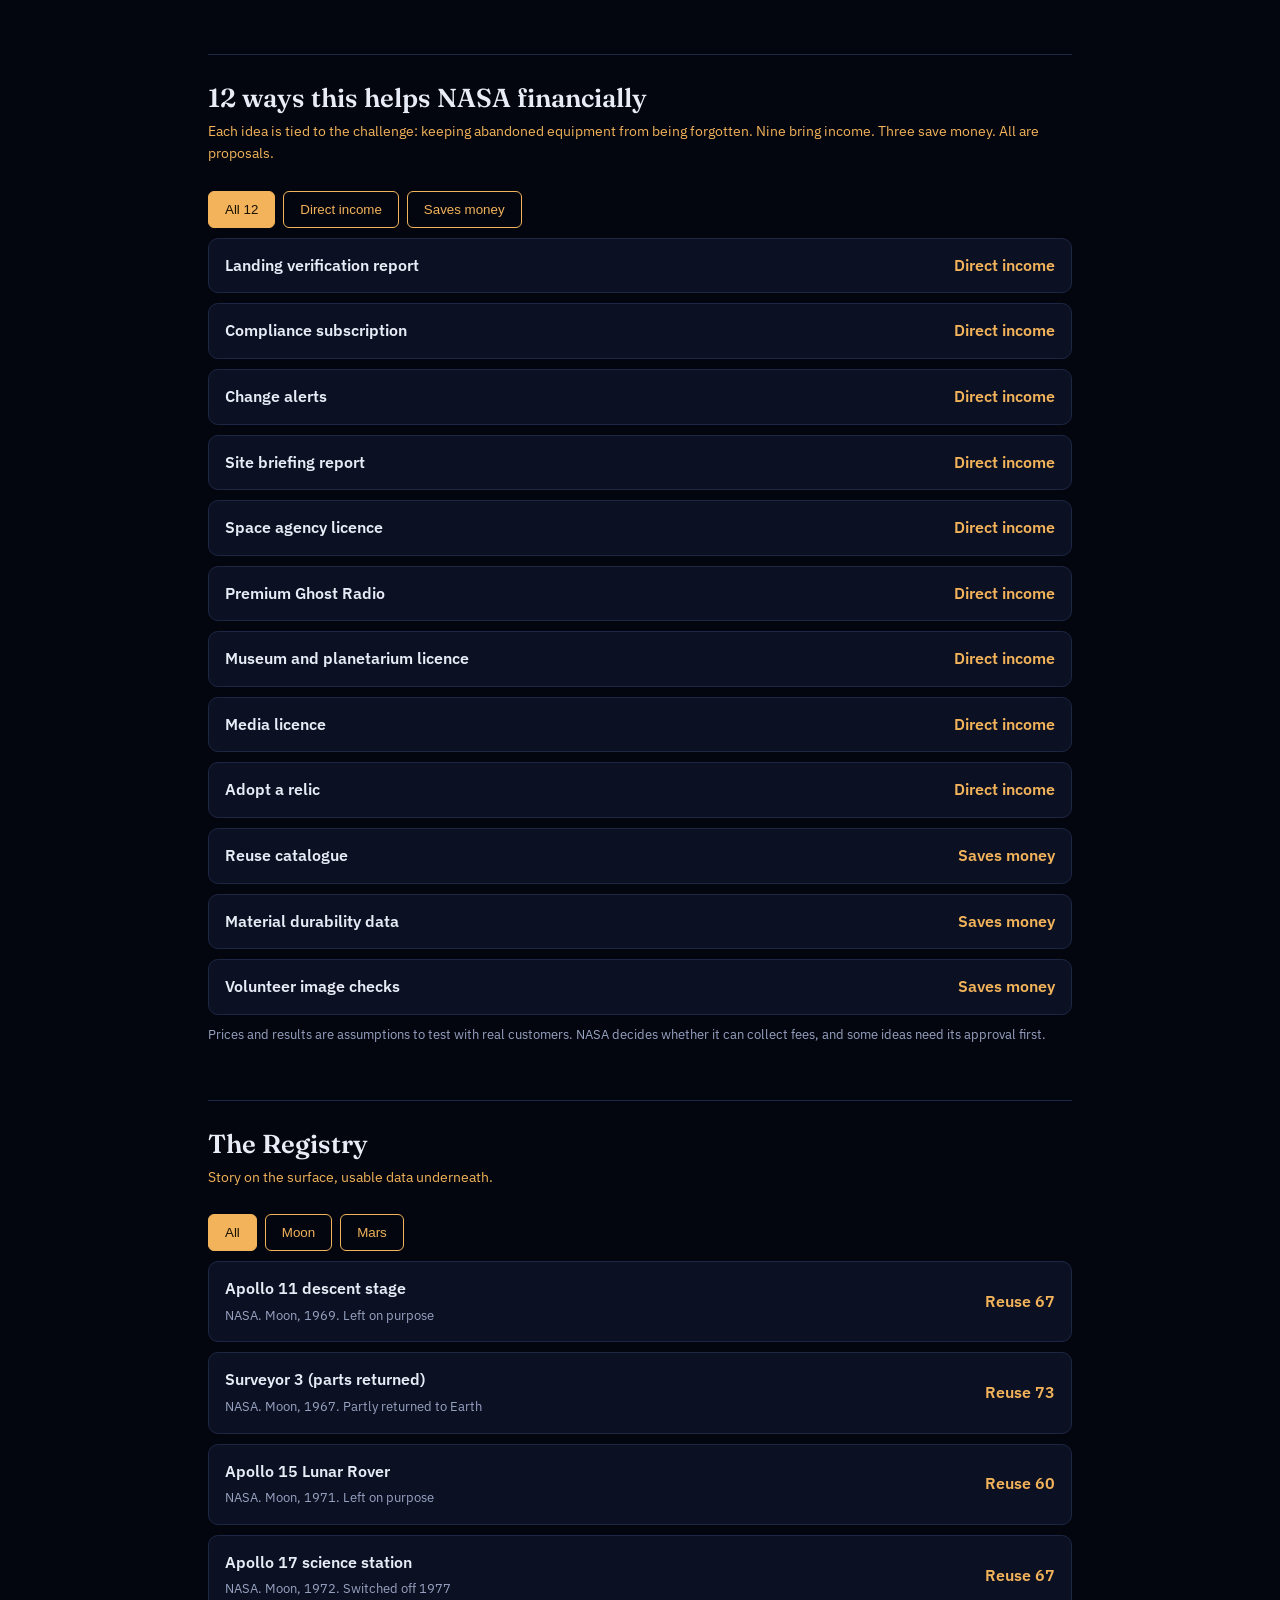
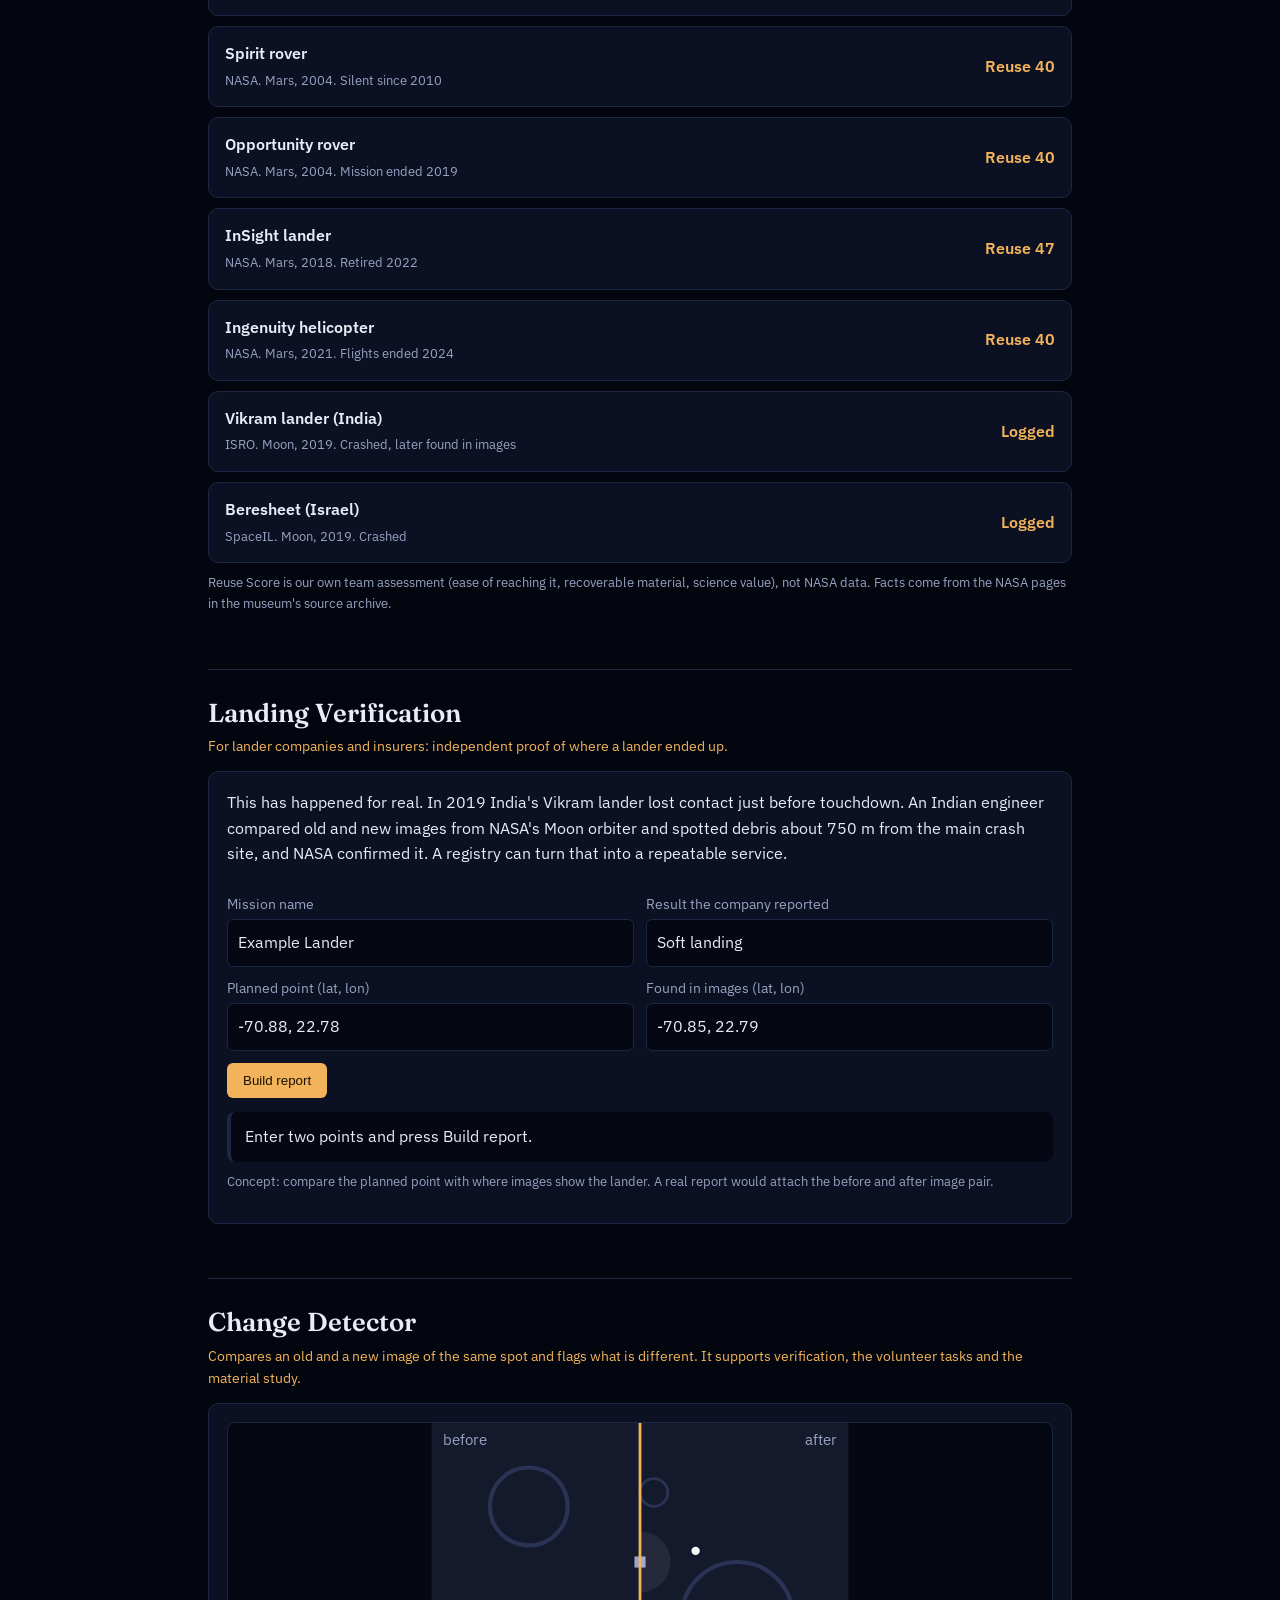
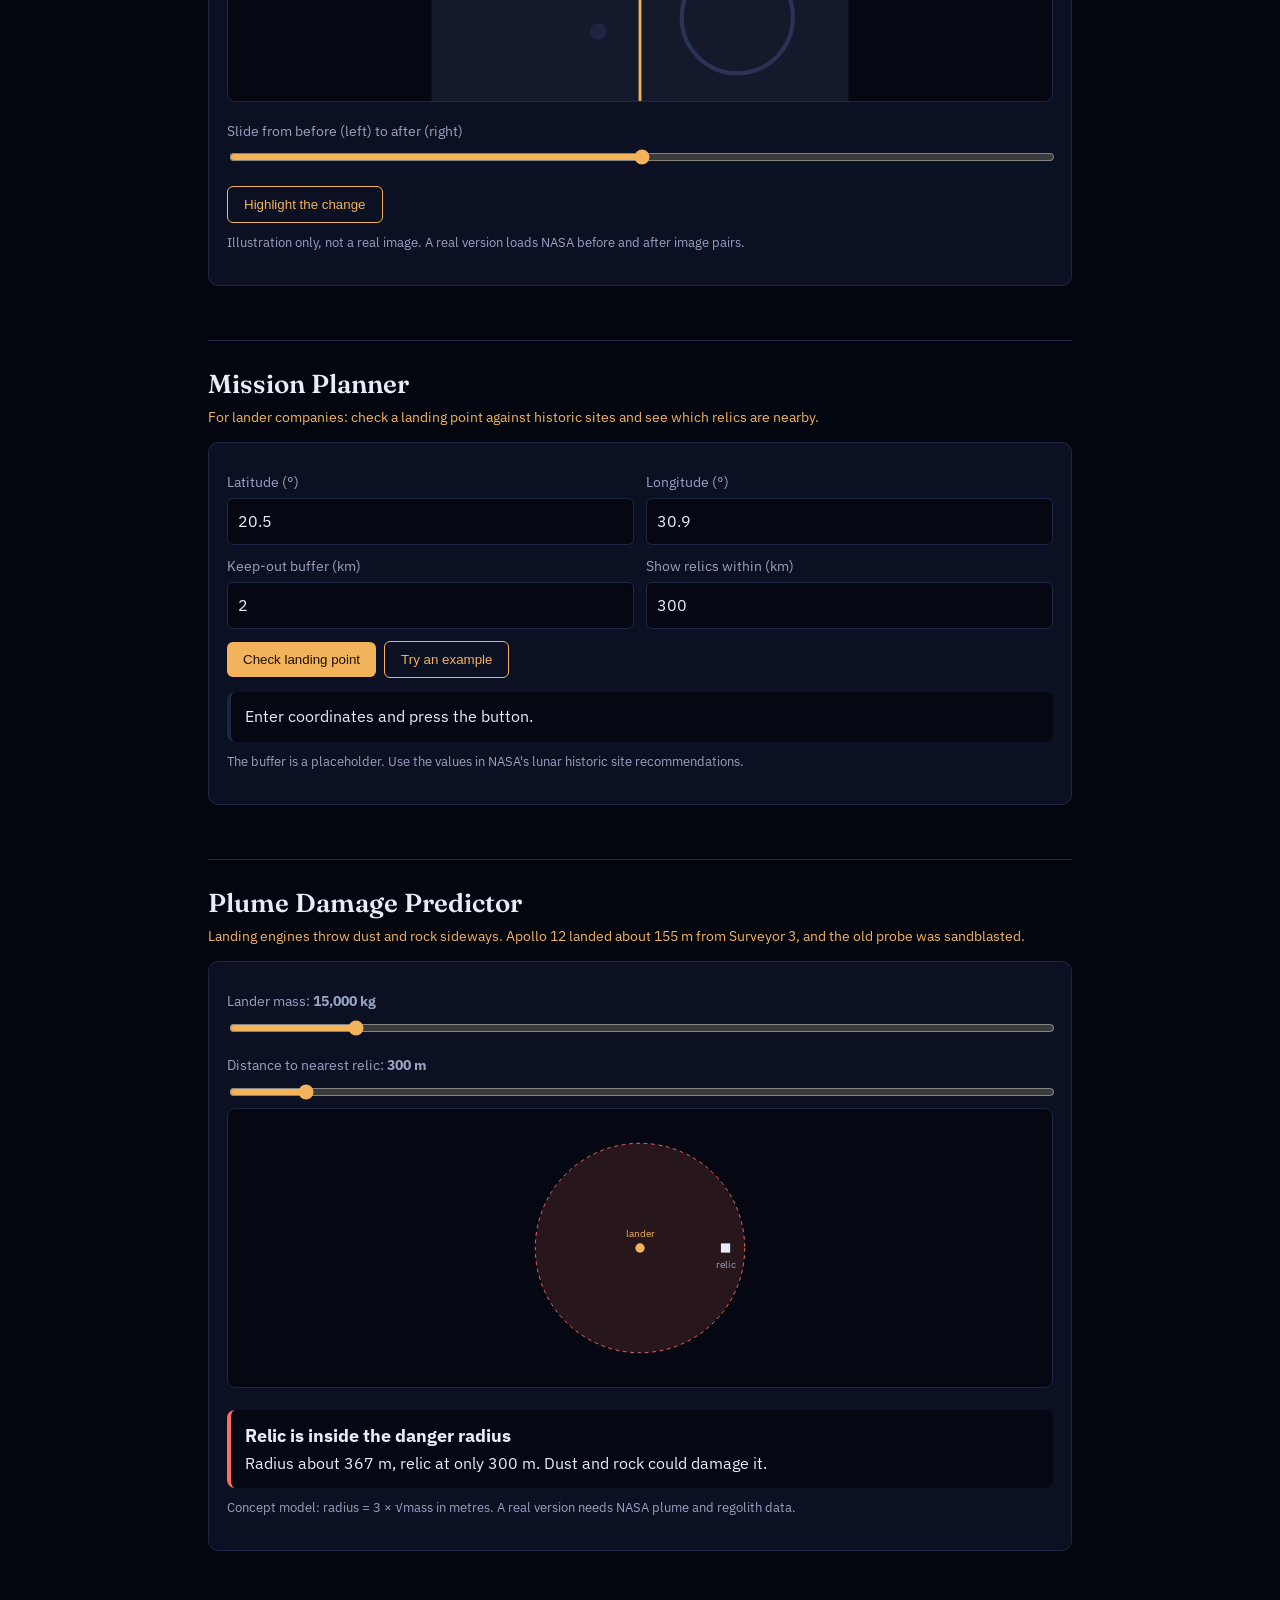
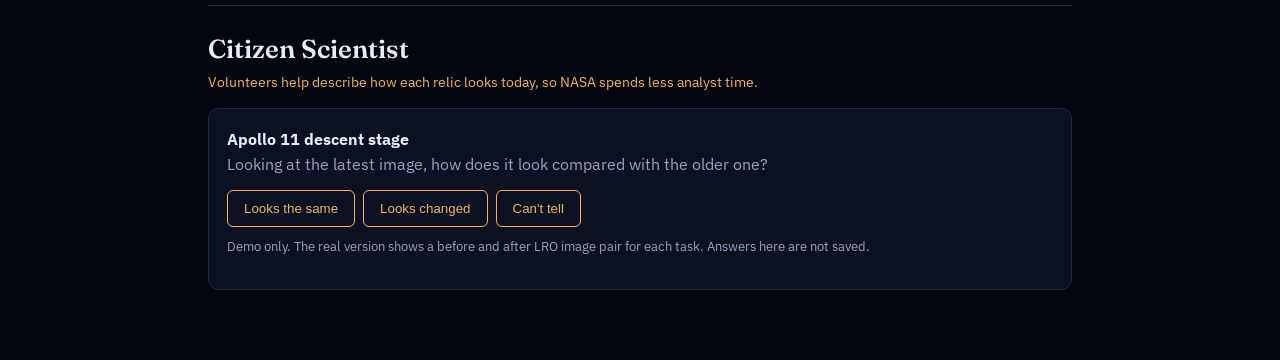
<file: registry.html>
<!doctype html>
<html lang="en">
<head>
<meta charset="utf-8">
<meta name="viewport" content="width=device-width,initial-scale=1">
<title>Relic Registry | Space Relics</title>
<link rel="preconnect" href="https://fonts.googleapis.com">
<link rel="preconnect" href="https://fonts.gstatic.com" crossorigin>
<link href="https://fonts.googleapis.com/css2?family=Fraunces:wght@600&family=IBM+Plex+Sans:wght@400;500;600&display=swap" rel="stylesheet">
<style>
:root{--bg:#04060f;--panel:#0b1022;--line:#1d2744;--text:#e8ecf7;--mute:#98a3c2;--gold:#f2b35a;--ok:#5fd4a0;--bad:#ff6b5e}
*{box-sizing:border-box}
body{margin:0;background:var(--bg);color:var(--text);font:400 16px/1.6 "IBM Plex Sans",system-ui,sans-serif}
a{color:var(--gold)}
.wrap{max-width:900px;margin:0 auto;padding:20px 18px 70px}
h1{font:600 clamp(34px,7vw,56px)/1.05 Fraunces,Georgia,serif;margin:0 0 14px}
h2{font:600 26px/1.2 Fraunces,Georgia,serif;margin:0 0 6px}
.lead{color:var(--mute);max-width:62ch;margin:0 0 8px}
section{margin-top:54px;padding-top:28px;border-top:1px solid var(--line)}
.who{color:var(--gold);font-size:14px;margin:0 0 14px}
.card{background:var(--panel);border:1px solid var(--line);border-radius:10px;padding:18px}
.row{display:grid;grid-template-columns:1fr 1fr;gap:12px}
@media(max-width:560px){.row{grid-template-columns:1fr}}
label{display:block;font-size:14px;color:var(--mute);margin:10px 0 4px}
input{width:100%;background:#050813;color:var(--text);border:1px solid var(--line);border-radius:6px;padding:10px;font:inherit}
input[type=range]{padding:0;accent-color:var(--gold)}
button{background:var(--gold);color:#1a1100;border:0;border-radius:6px;padding:10px 16px;font:600 15px inherit;cursor:pointer;margin:12px 8px 0 0}
button.ghost{background:transparent;color:var(--gold);border:1px solid var(--gold)}
button.on{background:var(--gold);color:#1a1100}
:focus-visible{outline:2px solid var(--gold);outline-offset:2px}
.res{margin-top:14px;padding:12px 14px;border-radius:8px;border-left:4px solid var(--line);background:#050813}
.res.ok{border-color:var(--ok)}.res.bad{border-color:var(--bad)}
.res b{display:block;font-size:18px}
.note{font-size:13px;color:var(--mute);margin-top:10px}
svg{width:100%;max-height:280px;background:#050813;border-radius:8px;border:1px solid var(--line)}
details{background:var(--panel);border:1px solid var(--line);border-radius:10px;margin-top:10px}
summary{cursor:pointer;padding:14px 16px;list-style:none;display:flex;justify-content:space-between;gap:10px;align-items:center}
summary::-webkit-details-marker{display:none}
summary .nm{font-weight:600}
summary .sc{color:var(--gold);font-weight:600;white-space:nowrap}
.body{padding:0 16px 16px}
.bar{display:flex;align-items:center;gap:10px;font-size:14px;margin:6px 0;color:var(--mute)}
.bar i{flex:1;height:8px;background:#050813;border-radius:4px;overflow:hidden}
.bar i b{display:block;height:100%;background:var(--gold)}
.bar span:first-child{width:112px}
.pl{display:flex;justify-content:space-between;gap:10px;font-size:14px}
.big{font:600 clamp(32px,8vw,52px)/1 Fraunces,Georgia,serif;color:var(--gold);margin:4px 0}
.list{margin:10px 0 0;padding-left:18px;color:var(--mute);font-size:14px}
</style>
</head>
<body>
<div class="wrap">
<a href="index.html" style="font-size:14px">← Back to the museum</a>
<h1 style="margin-top:26px">Relic Registry</h1>
<p class="lead">One public record for every machine NASA left on the Moon and Mars. Each entry tells the story. The same data powers paid services that bring money to NASA and protect what is already on the Moon. The registry also logs landers from other countries and companies, so it works as one ledger for everything humans have put on the surface.</p>

<section id="money" style="margin-top:34px">
<h2>How money reaches NASA</h2>
<p class="who">Proposed model: NASA runs the registry. Companies, schools and the public pay NASA for reports, subscriptions and stories. Prices are assumptions to test with real customers.</p>
<div class="card">
<p style="margin-top:0"><b>Core services</b> (the main income)</p>
<div id="core"></div>
<div style="margin-top:14px">Core income for NASA</div>
<div class="big" id="t1"></div>
<details style="margin-top:18px"><summary><span class="nm">Extra income ideas</span><span class="sc">Needs NASA approval</span></summary>
<div class="body" id="extra"></div></details>
<details style="margin-top:12px"><summary><span class="nm">Story-driven income</span><span class="sc">Income for NASA</span></summary>
<div class="body"><p style="margin-top:0;color:var(--mute);font-size:14px">These grow from the stories themselves. In this proposal NASA runs the registry, so this income goes to NASA. Some of it needs NASA approval first.</p><div id="story"></div>
<div>Story-driven income for NASA</div><div class="big" id="t4"></div></div></details>
<div style="margin-top:14px">Total proposed income for NASA</div>
<div class="big" id="t3"></div>
<button id="qb">Copy quote summary</button>
<pre id="qo" class="note" style="white-space:pre-wrap;font-family:inherit" aria-live="polite"></pre>
<div style="margin-top:22px;padding-top:16px;border-top:1px solid var(--line)">
<div class="pl"><span>Volunteer tasks per year</span><span>5 min each, $40 per hour analyst time</span></div>
<label for="vt">Tasks: <b id="vtv"></b></label><input id="vt" type="range" min="0" max="100000" step="1000" value="30000">
<div>Analyst time NASA saves (a saving, not income)</div><div class="big" id="t2"></div>
</div>
<p class="note">NASA images and data are free for everyone, so customers pay for the analysis, the report and the service. NASA already works with companies through agreements where the company covers NASA's costs. Whether NASA can keep fees like these is for NASA to decide, so we present this as a proposal.</p>
</div>
</section>

<section id="ideas">
<h2>12 ways this helps NASA financially</h2>
<p class="who">Each idea is tied to the challenge: keeping abandoned equipment from being forgotten. Nine bring income. Three save money. All are proposals.</p>
<div>
<button class="ghost on" data-g="all">All 12</button><button class="ghost" data-g="Direct income">Direct income</button><button class="ghost" data-g="Saves money">Saves money</button>
</div>
<div id="ideal"></div>
<p class="note">Prices and results are assumptions to test with real customers. NASA decides whether it can collect fees, and some ideas need its approval first.</p>
</section>

<section id="registry">
<h2>The Registry</h2>
<p class="who">Story on the surface, usable data underneath.</p>
<div>
<button class="ghost on" data-f="all">All</button><button class="ghost" data-f="Moon">Moon</button><button class="ghost" data-f="Mars">Mars</button>
</div>
<div id="list"></div>
<p class="note">Reuse Score is our own team assessment (ease of reaching it, recoverable material, science value), not NASA data. Facts come from the NASA pages in the museum's source archive.</p>
</section>

<section id="verify">
<h2>Landing Verification</h2>
<p class="who">For lander companies and insurers: independent proof of where a lander ended up.</p>
<div class="card">
<p style="margin-top:0">This has happened for real. In 2019 India's Vikram lander lost contact just before touchdown. An Indian engineer compared old and new images from NASA's Moon orbiter and spotted debris about 750 m from the main crash site, and NASA confirmed it. A registry can turn that into a repeatable service.</p>
<div class="row"><div><label for="vn">Mission name</label><input id="vn" value="Example Lander"></div><div><label for="vd">Result the company reported</label><input id="vd" value="Soft landing"></div></div>
<div class="row"><div><label for="vp">Planned point (lat, lon)</label><input id="vp" value="-70.88, 22.78"></div><div><label for="vf">Found in images (lat, lon)</label><input id="vf" value="-70.85, 22.79"></div></div>
<button id="vb">Build report</button>
<div id="vr" class="res" aria-live="polite">Enter two points and press Build report.</div>
<p class="note">Concept: compare the planned point with where images show the lander. A real report would attach the before and after image pair.</p>
</div>
</section>

<section id="change">
<h2>Change Detector</h2>
<p class="who">Compares an old and a new image of the same spot and flags what is different. It supports verification, the volunteer tasks and the material study.</p>
<div class="card">
<svg id="cd" viewBox="0 0 300 200" role="img" aria-label="Before and after view of the same patch of ground"></svg>
<label for="cs">Slide from before (left) to after (right)</label>
<input id="cs" type="range" min="0" max="100" value="50">
<button class="ghost" id="hl">Highlight the change</button>
<p class="note">Illustration only, not a real image. A real version loads NASA before and after image pairs.</p>
</div>
</section>

<section id="planner">
<h2>Mission Planner</h2>
<p class="who">For lander companies: check a landing point against historic sites and see which relics are nearby.</p>
<div class="card">
<div class="row">
<div><label for="lat">Latitude (°)</label><input id="lat" type="number" step="0.0001" value="20.5"></div>
<div><label for="lon">Longitude (°)</label><input id="lon" type="number" step="0.0001" value="30.9"></div>
</div>
<div class="row">
<div><label for="buf">Keep-out buffer (km)</label><input id="buf" type="number" min="0" step="0.1" value="2"></div>
<div><label for="rad">Show relics within (km)</label><input id="rad" type="number" min="1" value="300"></div>
</div>
<button id="chk">Check landing point</button><button class="ghost" id="ex">Try an example</button>
<div id="hres" class="res" aria-live="polite">Enter coordinates and press the button.</div>
<p class="note">The buffer is a placeholder. Use the values in NASA's lunar historic site recommendations.</p>
</div>
</section>

<section id="plume">
<h2>Plume Damage Predictor</h2>
<p class="who">Landing engines throw dust and rock sideways. Apollo 12 landed about 155 m from Surveyor 3, and the old probe was sandblasted.</p>
<div class="card">
<label for="mass">Lander mass: <b id="mv"></b></label>
<input id="mass" type="range" min="500" max="100000" step="500" value="15000">
<label for="dist">Distance to nearest relic: <b id="dv"></b></label>
<input id="dist" type="range" min="50" max="3000" step="10" value="300">
<svg id="pv" viewBox="0 0 300 300" role="img" aria-label="Plume radius around a lander and a relic"></svg>
<div id="pres" class="res" aria-live="polite"></div>
<p class="note">Concept model: radius = 3 × √mass in metres. A real version needs NASA plume and regolith data.</p>
</div>
</section>

<section id="citizen">
<h2>Citizen Scientist</h2>
<p class="who">Volunteers help describe how each relic looks today, so NASA spends less analyst time.</p>
<div class="card">
<div id="task"></div>
<div id="ctl"></div>
<div id="cres" class="note" aria-live="polite"></div>
<p class="note">Demo only. The real version shows a before and after LRO image pair for each task. Answers here are not saved.</p>
</div>
</section>

</div>

<script>
const $=id=>document.getElementById(id);
// name, world, year, story, status, access, materials, science, lat, lon
const R=[
["Apollo 11 descent stage","Moon","1969","The lower half of the lander stayed on purpose to save weight for the trip home. Nearby, a laser reflector is still used to measure the Moon's distance.","Left on purpose",4,2,4,0.6741,23.4730],
["Surveyor 3 (parts returned)","Moon","1967","Apollo 12 astronauts walked to this robot probe and brought pieces home. Scientists could then study how years on the Moon had changed real hardware.","Partly returned to Earth",4,2,5,-3.0128,-23.4219],
["Apollo 15 Lunar Rover","Moon","1971","An electric car that carried astronauts across the Moon, then parked for good at the end of the mission.","Left on purpose",3,3,3,26.1322,3.6339],
["Apollo 17 science station","Moon","1972","A set of instruments left running. NASA switched the Apollo stations off in 1977.","Switched off 1977",3,3,4,20.1908,30.7717],
["Spirit rover","Mars","2004","Meant to work for 90 days, it explored far longer. NASA ended contact attempts in 2011.","Silent since 2010",1,2,3],
["Opportunity rover","Mars","2004","Its last contact came during a planet-wide dust storm. The mission ended in 2019.","Mission ended 2019",1,2,3],
["InSight lander","Mars","2018","A listening station for Marsquakes. NASA retired it in 2022 after it stopped communicating.","Retired 2022",1,2,4],
["Ingenuity helicopter","Mars","2021","The first aircraft to fly on another planet. It ended its flights after 72 trips, following rotor damage.","Flights ended 2024",1,1,4],
["Vikram lander (India)","Moon","2019","Lost contact minutes before touchdown. NASA's orbiter later imaged the crash site, guided by an engineer who spotted debris by comparing old and new images.","Crashed, later found in images",0,0,0,-70.8810,22.7840,"ISRO"],
["Beresheet (Israel)","Moon","2019","A privately built Israeli lander that crashed in April 2019, an early sign of how many companies would now reach the Moon.","Crashed",0,0,0,null,null,"SpaceIL"]
].map(r=>({n:r[0],w:r[1],y:r[2],s:r[3],st:r[4],a:r[5],m:r[6],sc:r[7],lat:r[8],lon:r[9],o:r[10]||"NASA",score:Math.round((r[5]+r[6]+r[7])/15*100)}));
function bar(l,v){return `<div class="bar"><span>${l}</span><i><b style="width:${v*20}%"></b></i><span>${v}/5</span></div>`;}
function draw(f){
 $("list").innerHTML=R.filter(r=>f==="all"||r.w===f).map(r=>`<details><summary><span><span class="nm">${r.n}</span><br><small style="color:var(--mute)">${r.o}. ${r.w}, ${r.y}. ${r.st}</small></span><span class="sc">${r.o==="NASA"?"Reuse "+r.score:"Logged"}</span></summary>
 <div class="body"><p style="margin-top:0">${r.s}</p>${r.o==="NASA"?bar("Reachable",r.a)+bar("Material",r.m)+bar("Science value",r.sc):""}</div></details>`).join("");
}
document.querySelectorAll("[data-f]").forEach(b=>b.onclick=()=>{document.querySelectorAll("[data-f]").forEach(x=>x.classList.remove("on"));b.classList.add("on");draw(b.dataset.f);});
draw("all");

// Planner
const km=(a,b,c,d)=>{const r=Math.PI/180,h=Math.sin((c-a)*r/2)**2+Math.cos(a*r)*Math.cos(c*r)*Math.sin((d-b)*r/2)**2;return 2*1737.4*Math.asin(Math.sqrt(h));};
function check(){
 const la=+$("lat").value,lo=+$("lon").value,bf=+$("buf").value,rd=+$("rad").value,el=$("hres");
 if([$("lat").value,$("lon").value].some(v=>v==="")||Math.abs(la)>90||Math.abs(lo)>180){el.className="res bad";el.innerHTML="<b>Check your input</b>Latitude must be -90 to 90 and longitude -180 to 180.";return;}
 const near=R.filter(r=>r.lat!=null).map(r=>({n:r.n,d:km(la,lo,r.lat,r.lon)})).sort((a,b)=>a.d-b.d);
 const best=near[0],ok=best.d>=bf,inr=near.filter(x=>x.d<=rd);
 el.className="res "+(ok?"ok":"bad");
 el.innerHTML=(ok?`<b>Clear of the keep-out buffer</b>Closest relic: ${best.n}, ${best.d.toFixed(1)} km away.`:`<b>Inside the keep-out buffer</b>Closest relic: ${best.n}, only ${best.d.toFixed(1)} km away. Move the landing point or request a review.`)+
 `<ul class="list">${inr.length?inr.map(x=>`<li>${x.n}: ${x.d.toFixed(0)} km</li>`).join(""):"<li>No relics within "+rd+" km.</li>"}</ul>`;
}
$("chk").onclick=check;$("ex").onclick=()=>{$("lat").value=20.2;$("lon").value=30.8;check();};

// Plume
function plume(){
 const m=+$("mass").value,d=+$("dist").value,rr=3*Math.sqrt(m);
 $("mv").textContent=m.toLocaleString()+" kg";$("dv").textContent=d.toLocaleString()+" m";
 const s=130/(Math.max(rr,d)*1.15),c=150,rx=Math.min(c+d*s,285);
 $("pv").innerHTML=`<circle cx="${c}" cy="${c}" r="${(rr*s).toFixed(1)}" fill="rgba(255,107,94,.14)" stroke="#ff6b5e" stroke-dasharray="4 4"/><circle cx="${c}" cy="${c}" r="5" fill="#f2b35a"/><text x="${c}" y="${c-12}" fill="#f2b35a" font-size="11" text-anchor="middle">lander</text><rect x="${rx-5}" y="${c-5}" width="10" height="10" fill="#e8ecf7"/><text x="${rx}" y="${c+22}" fill="#98a3c2" font-size="11" text-anchor="middle">relic</text>`;
 const safe=d>rr;$("pres").className="res "+(safe?"ok":"bad");
 $("pres").innerHTML=safe?`<b>Relic is outside the danger radius</b>Radius about ${Math.round(rr)} m, relic at ${d} m.`:`<b>Relic is inside the danger radius</b>Radius about ${Math.round(rr)} m, relic at only ${d} m. Dust and rock could damage it.`;
}
$("mass").oninput=plume;$("dist").oninput=plume;plume();

// Citizen
let ti=0,done=0;
function task(){const r=R[ti%R.length];
 $("task").innerHTML=`<b>${r.n}</b><br><span style="color:var(--mute)">Looking at the latest image, how does it look compared with the older one?</span>`;
 $("ctl").innerHTML=["Looks the same","Looks changed","Can't tell"].map(t=>`<button class="ghost" data-a="${t}">${t}</button>`).join("");
 $("ctl").querySelectorAll("button").forEach(b=>b.onclick=()=>{done++;ti++;$("cres").textContent=`Thank you. Tasks done this session: ${done}.`;task();});}
task();

// Verification
const pp=t=>{const a=t.split(",").map(x=>parseFloat(x));return a.length===2&&a.every(x=>!isNaN(x)&&true)&&Math.abs(a[0])<=90&&Math.abs(a[1])<=180?a:null;};
$("vb").onclick=()=>{
 const a=pp($("vp").value),b=pp($("vf").value),el=$("vr");
 if(!a||!b){el.className="res bad";el.innerHTML="<b>Check your input</b>Write each point as two numbers separated by a comma, for example -70.88, 22.78.";return;}
 const d=km(a[0],a[1],b[0],b[1])*1000;
 el.className="res ok";
 el.innerHTML=`<b>Verification report: ${$("vn").value||"Unnamed mission"}</b>Reported result: ${$("vd").value||"not stated"}.<ul class="list"><li>Planned point to image location: ${d>=1000?(d/1000).toFixed(2)+" km":Math.round(d)+" m"}.</li><li>Evidence needed: before and after image pair of the site.</li><li>Next step: a reviewer confirms the match and signs the report.</li></ul>`;
};
// Change detector
let hlOn=false;
function scene(after){
 let g='<rect width="300" height="200" fill="#14192b"/><circle cx="70" cy="60" r="28" fill="none" stroke="#2a3354" stroke-width="3"/><circle cx="220" cy="140" r="40" fill="none" stroke="#2a3354" stroke-width="3"/><circle cx="160" cy="50" r="10" fill="none" stroke="#2a3354" stroke-width="2"/><circle cx="120" cy="150" r="6" fill="#1d2542"/><rect x="146" y="96" width="8" height="8" fill="#9aa5c9"/>';
 if(after){g+='<circle cx="190" cy="92" r="3" fill="#ffffff"/><circle cx="150" cy="100" r="22" fill="rgba(255,255,255,.07)"/>';
  if(hlOn)g+='<circle cx="188" cy="92" r="14" fill="none" stroke="#f2b35a" stroke-width="2" stroke-dasharray="4 3"/>';}
 return g;}
function cd(){
 const x=+$("cs").value*3;
 $("cd").innerHTML=`<defs><clipPath id="cl"><rect x="${x}" y="0" width="${300-x}" height="200"/></clipPath></defs>${scene(false)}<g clip-path="url(#cl)">${scene(true)}</g><line x1="${x}" y1="0" x2="${x}" y2="200" stroke="#f2b35a" stroke-width="2"/><text x="8" y="16" fill="#98a3c2" font-size="11">before</text><text x="292" y="16" fill="#98a3c2" font-size="11" text-anchor="end">after</text>`;}
$("cs").oninput=cd;$("hl").onclick=()=>{hlOn=!hlOn;$("hl").textContent=hlOn?"Hide the change":"Highlight the change";cd();};cd();

// Pricing
const PR=[
["Landing verification report","Lander companies and insurers",20000,"per mission",6,30,1],
["Compliance subscription","Lander companies",30000,"per year",10,40,1],
["Change alerts subscription","Lander companies and insurers",12000,"per year",8,40,1],
["Site briefing report","Lander companies planning a landing",8000,"per site",10,40,1],
["Site risk report","Insurers",10000,"per site",8,40,0],
["Education licence","Schools, museums, planetariums",2000,"per year",50,300,0],
["API access","Insurers and analysts",6000,"per client per year",5,30,0],
["Space agency licence","Smaller and new space agencies",40000,"per agency per year",2,10,0],
["Relic sponsorship","Companies and foundations",5000,"per relic per year",6,30,0],
["Merchandise","Public (check NASA branding rules first)",15,"profit per item",2000,20000,0],
["Ghost Radio premium episodes","Listeners",24,"per listener per year",1000,20000,2],
["Classroom story kit","Teachers",50,"per teacher",300,3000,2],
["Story licence for media","Documentary and video makers",3000,"per licence",5,30,2],
["Adopt a relic (donation)","Space fans",25,"per donation",500,10000,2]];
const row=(p,i)=>`<div style="margin-bottom:16px"><div class="pl"><span><b>${p[0]}</b></span><span>$${p[2].toLocaleString()} ${p[3]}</span></div><div style="font-size:13px;color:var(--mute)">Who pays: ${p[1]}</div><label for="q${i}" style="margin:2px 0">Quantity: <b id="qv${i}"></b> = <b id="qs${i}"></b></label><input id="q${i}" type="range" min="0" max="${p[5]}" step="${p[5]>1000?100:1}" value="${p[4]}"></div>`;
$("core").innerHTML=PR.map((p,i)=>p[6]===1?row(p,i):"").join("");
$("extra").innerHTML=PR.map((p,i)=>p[6]===0?row(p,i):"").join("");
$("story").innerHTML=PR.map((p,i)=>p[6]===2?row(p,i):"").join("");
function money(){let c=0,e=0,g=0;PR.forEach((p,i)=>{const q=+$("q"+i).value,v=q*p[2];if(p[6]===1)c+=v;else if(p[6]===2)g+=v;else e+=v;$("qv"+i).textContent=q.toLocaleString();$("qs"+i).textContent="$"+v.toLocaleString();});
 $("t1").textContent="$"+c.toLocaleString()+" / year";$("t4").textContent="$"+g.toLocaleString()+" / year";$("t3").textContent="$"+(c+e+g).toLocaleString()+" / year";
 const v=+$("vt").value;$("vtv").textContent=v.toLocaleString();$("t2").textContent="$"+Math.round(v*5/60*40).toLocaleString()+" / year";return c+e+g;}
PR.forEach((p,i)=>$("q"+i).oninput=money);$("vt").oninput=money;money();
$("qb").onclick=()=>{
 const lines=PR.map((p,i)=>[p,+$("q"+i).value]).filter(x=>x[1]>0).map(x=>`${x[0][0]}: ${x[1].toLocaleString()} x $${x[0][2].toLocaleString()} ${x[0][3]} = $${(x[1]*x[0][2]).toLocaleString()}`);
 const txt="Relic Registry quote summary (assumed prices)\n"+(lines.length?lines.join("\n"):"No items selected")+"\nTotal: $"+money().toLocaleString();
 $("qo").textContent=txt;
 try{navigator.clipboard.writeText(txt);}catch(e){}
};
// Ideas
const ID=[
["Landing verification report","Direct income","Tracks every lander left on the surface, including ones that crashed or went silent.","Companies and insurers pay NASA a fee for each independent report."],
["Compliance subscription","Direct income","Keeps new landers away from historic sites so old equipment is not damaged.","Companies pay NASA a yearly subscription."],
["Change alerts","Direct income","Watches relics all the time, so a change is never missed.","Companies pay NASA a subscription to get alerts near their site."],
["Site briefing report","Direct income","Shows which relics sit near a planned landing site.","Companies pay NASA a fee for each site."],
["Space agency licence","Direct income","Gives smaller agencies a ready record of what is already on the surface.","New agencies pay NASA a yearly licence instead of building their own record."],
["Premium Ghost Radio","Direct income","Stories keep each machine in people's memory.","Listeners pay NASA a subscription for extra episodes."],
["Museum and planetarium licence","Direct income","Takes the relic stories to visitors around the world.","Museums and planetariums pay NASA a licence fee."],
["Media licence","Direct income","Lets filmmakers retell the stories of forgotten machines.","Documentary and video makers pay NASA for the right to use the processed stories and images."],
["Adopt a relic","Direct income","Lets fans take a personal interest in one machine.","Donors give NASA a small amount to adopt a relic. Needs NASA approval first."],
["Reuse catalogue","Saves money","Records which relics hold metals and parts that could be used again.","Planners reuse material on the surface instead of launching new material from Earth."],
["Material durability data","Saves money","Shows how materials survived decades on the Moon.","NASA saves on ground tests. It could also sell the analysis to material makers."],
["Volunteer image checks","Saves money","Gets the public to look at relics and report changes.","NASA saves analyst hours."]];
function ideas(f){
 $("ideal").innerHTML=ID.filter(x=>f==="all"||x[1]===f).map(x=>`<details><summary><span class="nm">${x[0]}</span><span class="sc">${x[1]}</span></summary><div class="body"><p style="margin-top:0"><b>Link to the challenge:</b> ${x[2]}</p><p style="margin-bottom:0"><b>How NASA benefits:</b> ${x[3]}</p></div></details>`).join("");}
document.querySelectorAll("[data-g]").forEach(b=>b.onclick=()=>{document.querySelectorAll("[data-g]").forEach(x=>x.classList.remove("on"));b.classList.add("on");ideas(b.dataset.g);});
ideas("all");
</script>
</body>
</html>
</file>
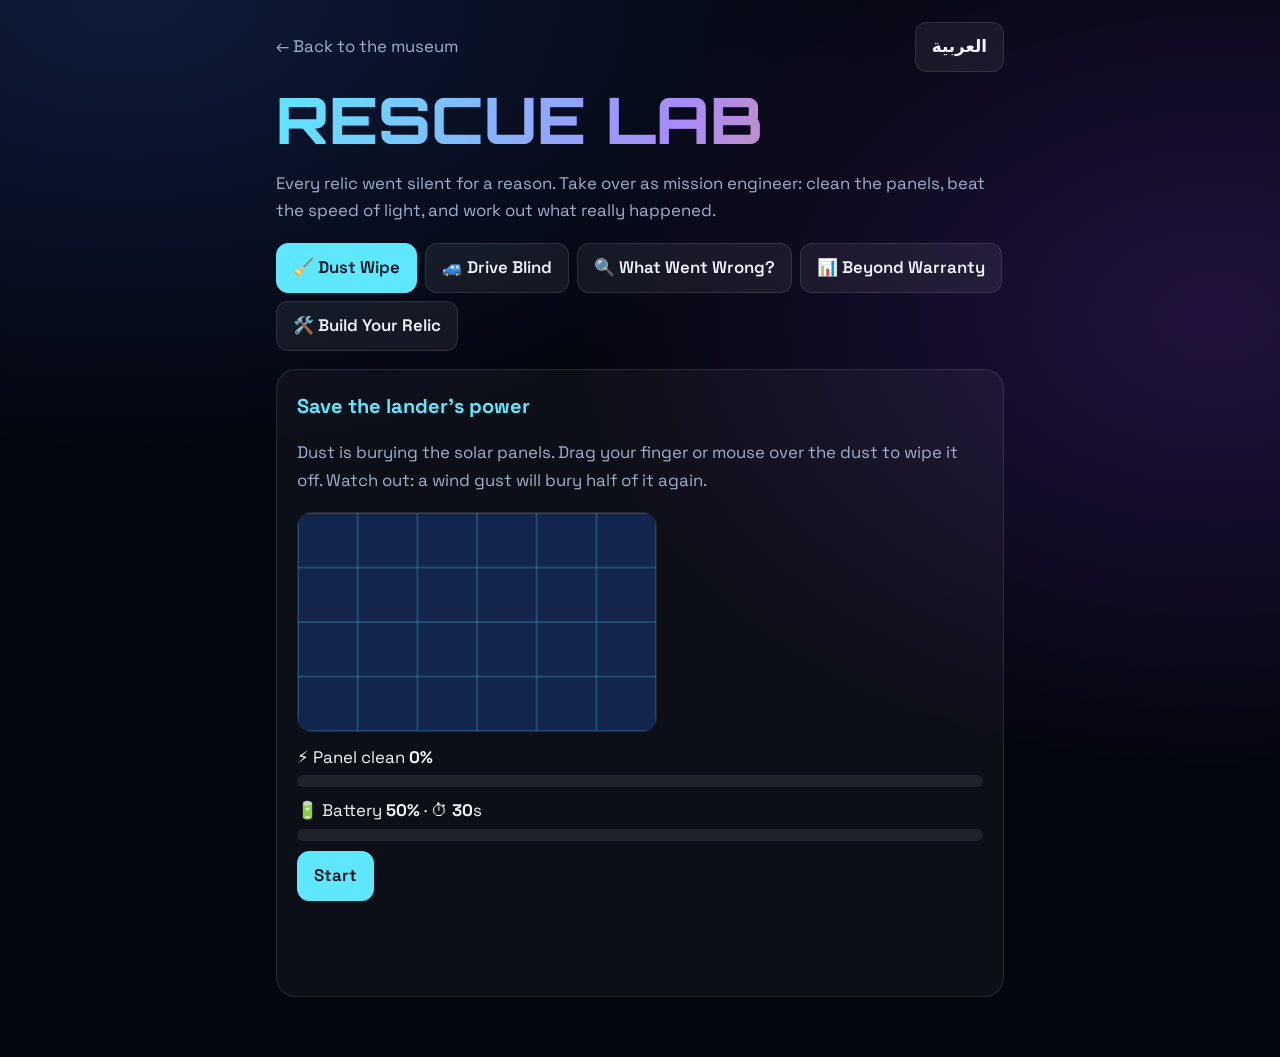
<file: rescue.html>
<!DOCTYPE html>
<html lang="en">
<head>
<meta charset="utf-8">
<meta name="viewport" content="width=device-width, initial-scale=1, viewport-fit=cover">
<title>RESCUE LAB | Space Relics</title>
<link rel="stylesheet" href="https://fonts.googleapis.com/css2?family=Orbitron:wght@600;800&family=Space+Grotesk:wght@400;500;700&family=Tajawal:wght@400;500;700&display=swap">
<style>
:root{--bg:#04060f;--ink:#f1f5ff;--mut:#9fb0cc;--cy:#5ee7ff;--vi:#a78bfa;--or:#ff9a4d;--line:#ffffff1c;--g:linear-gradient(110deg,#5ee7ff,#a78bfa 55%,#ff9a4d)}
*{box-sizing:border-box}
body{margin:0;background:radial-gradient(60vw 50vh at 10% 0,#1d3a7a66,transparent),radial-gradient(50vw 50vh at 95% 30%,#5b2a9a55,transparent),var(--bg);color:var(--ink);font:400 1.05rem/1.65 "Space Grotesk",system-ui,sans-serif;padding:env(safe-area-inset-top,0) 0 env(safe-area-inset-bottom,0)}
[lang=ar] body,[lang=ar] button{font-family:Tajawal,system-ui,sans-serif}
main{max-width:760px;margin:auto;padding:22px 16px 60px}
.top{display:flex;justify-content:space-between;align-items:center}.top a{color:var(--mut);text-decoration:none}
h1{font:800 clamp(2.2rem,9vw,4rem)/1.05 Orbitron,sans-serif;margin:14px 0 8px;background:var(--g);-webkit-background-clip:text;background-clip:text;color:transparent}
[lang=ar] h1{font-family:Tajawal,sans-serif}
.lead{color:var(--mut)}
.tabs{display:flex;gap:8px;margin:18px 0;flex-wrap:wrap}
button{font:inherit;font-weight:600;cursor:pointer;min-height:44px;border-radius:12px;padding:10px 16px;border:1px solid var(--line);background:#ffffff10;color:var(--ink)}
button:disabled{opacity:.5;cursor:default}
button.on,button.pr{background:var(--cy);color:#04101a;border-color:var(--cy)}
.card{padding:20px;border-radius:20px;background:#ffffff0a;border:1px solid var(--line);margin-top:8px}
.card h2{margin:0 0 6px;font-size:1.25rem;color:var(--cy)}
.sec{display:none}.sec.on{display:block}
.wrap{position:relative;width:100%;max-width:360px;aspect-ratio:360/220;margin:12px 0;border-radius:14px;overflow:hidden;border:1px solid var(--line)}
.wrap canvas{position:absolute;inset:0;width:100%;height:100%}#dd{touch-action:none;cursor:crosshair}
.bar{height:12px;border-radius:9px;background:#ffffff14;overflow:hidden;margin:4px 0 10px}.bar i{display:block;height:100%;width:0;background:var(--g);transition:width .15s}
.msg{min-height:3em;margin-top:8px}
input[type=range]{width:100%;accent-color:var(--cy);height:40px;direction:ltr}
.pad{display:flex;gap:8px;margin:10px 0}.pad button{flex:1;font-size:1.3rem}#gc{width:100%;max-width:360px;display:block;border-radius:14px;border:1px solid var(--line);margin:12px 0}
.lane{position:relative;height:34px;margin:12px 0;border-radius:99px;background:#ffffff12;direction:ltr}
.lane b{position:absolute;top:50%;translate:0 -50%;font-size:1.4rem}.lane #pk{left:0;transition:left 6s linear}
.op{display:block;width:100%;text-align:start;margin-top:10px}
.op.ok{background:#3ddc9755;border-color:#3ddc97}.op.no{background:#ff4d6d44;border-color:#ff4d6d}
.tel{font-family:monospace;color:var(--or);background:#00000055;padding:10px 12px;border-radius:10px}
.wrow{margin:16px 0}.wrow b{font-size:1.05rem}.wrow em{float:right;font:800 1.3rem Orbitron,sans-serif;color:var(--or);font-style:normal}[dir=rtl] .wrow em{float:left}.bar2{position:relative;height:16px;border-radius:9px;background:#ffffff10;margin:6px 0;overflow:hidden;direction:ltr}.bar2 i{position:absolute;left:0;top:0;bottom:0;width:0;transition:width 1.4s cubic-bezier(.2,.8,.2,1)}.bar2 .a{background:var(--g)}.bar2 .p{background:#cbd5e1;z-index:1;transition-delay:.2s}.go .bar2 .a{width:100%}.go .bar2 .p{width:var(--p)}.wrow small{color:var(--mut)}
.opt{display:flex;gap:8px;flex-wrap:wrap}.opt button{flex:1;min-width:120px;font-size:.95rem}
</style>
</head>
<body>
<main>
<div class="top"><a href="index.html" data-a="← العودة إلى المتحف">← Back to the museum</a><button class="lg">العربية</button></div>
<h1>RESCUE LAB</h1>
<p class="lead" data-a="كل أثر صمت لسبب. تولَّي دور مهندس المهمة: نظّفي الألواح، وواجهي سرعة الضوء، واكتشفي ما حدث فعلًا.">Every relic went silent for a reason. Take over as mission engineer: clean the panels, beat the speed of light, and work out what really happened.</p>
<div class="tabs"><button class="on" data-t="a" data-a="🧹 تنظيف الغبار">🧹 Dust Wipe</button><button data-t="b" data-a="🚙 قيادة عمياء">🚙 Drive Blind</button><button data-t="c" data-a="🔍 ماذا حدث؟">🔍 What Went Wrong?</button><button data-t="d" data-a="📊 ما بعد الضمان">📊 Beyond Warranty</button><button data-t="e" data-a="🛠️ ابني أثرك">🛠️ Build Your Relic</button></div>

<section class="sec on card" id="a">
 <h2 data-a="أنقذي طاقة المركبة">Save the lander's power</h2>
 <p class="lead" data-a="الغبار يدفن الألواح الشمسية. اسحبي إصبعك أو الفأرة فوق الغبار لمسحه. انتبهي: هبّة رياح ستدفن نصف اللوح من جديد.">Dust is burying the solar panels. Drag your finger or mouse over the dust to wipe it off. Watch out: a wind gust will bury half of it again.</p>
 <div class="wrap"><canvas id="pc" width="360" height="220"></canvas><canvas id="dd" width="360" height="220"></canvas></div>
 <div>⚡ <span data-a="نظافة الألواح">Panel clean</span> <b id="pw">0%</b></div><div class="bar"><i id="pwb"></i></div>
 <div>🔋 <span data-a="البطارية">Battery</span> <b id="bt">50%</b> · ⏱ <b id="tm">30</b>s</div><div class="bar"><i id="btb"></i></div>
 <button class="pr" id="ds" data-a="ابدئي">Start</button>
 <p class="msg" id="dm2"></p>
</section>

<section class="sec card" id="b">
 <h2 data-a="Drive a rover blind">Drive a rover blind</h2>
 <p class="lead" data-a="Commands take minutes to reach Mars, so you must plan the whole route and send it at once. Reach 🏁 without hitting a rock 🪨. Then turn on AutoNav, the real solution engineers built.">Commands take minutes to reach Mars, so you must plan the whole route and send it at once. Reach 🏁 without hitting a rock 🪨. Then turn on AutoNav, the real solution engineers built.</p>
 <input type="range" id="km" min="55" max="400" value="225"><div>🔴 <b id="kv"></b></div>
 <canvas id="gc" width="360" height="200"></canvas>
 <div class="pad"><button data-m="U">⬆</button><button data-m="L">⬅</button><button data-m="D">⬇</button><button data-m="R">➡</button><button id="clr">⌫</button></div>
 <div class="tel" id="qq"></div>
 <div class="row"><button class="pr" id="sd"></button><button id="an"></button><button id="ng"></button></div>
 <p class="msg" id="sm"></p>
</section>

<section class="sec card" id="c">
 <h2 data-a="اقرأي بيانات القياس. اعثري على السبب.">Read the telemetry. Find the cause.</h2>
 <div id="q"></div>
</section>
<section class="sec card" id="d">
 <h2 data-a="They outlived their plan">They outlived their plan</h2>
 <p class="lead" data-a="NASA planned short missions, and the machines kept going. Grey: the plan. Colour: what they really did.">NASA planned short missions, and the machines kept going. Grey: the plan. Colour: what they really did.</p>
 <div id="wr"></div>
</section>
<section class="sec card" id="e">
 <h2 data-a="Build your own relic">Build your own relic</h2>
 <p class="lead" data-a="Pick a power source, a place and some protection, then launch and see how long your machine survives. (A simplified model based on real missions.)">Pick a power source, a place and some protection, then launch and see how long your machine survives. (A simplified model based on real missions.)</p>
 <div id="bb"></div>
 <button class="pr" id="bl" style="margin-top:14px"></button>
 <div id="br"></div>
</section>
</main>
<script>
const $=s=>document.querySelector(s);let lang="en";try{lang=localStorage.sr_lang||"en"}catch(e){}
const L=(e,a)=>lang==="ar"?a:e;
document.querySelectorAll("[data-a]").forEach(e=>e.dataset.e=e.textContent);
document.querySelectorAll(".tabs button").forEach(b=>b.onclick=()=>{document.querySelectorAll(".tabs button").forEach(x=>x.classList.remove("on"));b.classList.add("on");document.querySelectorAll(".sec").forEach(s=>s.classList.toggle("on",s.id===b.dataset.t));if(b.dataset.t==="d"){const w=$("#wr");w.classList.remove("go");void w.offsetWidth;setTimeout(()=>w.classList.add("go"),60)}});
// ---- Dust wipe
const W=360,H=220,GX=24,GY=14,dc=$("#dd"),dd=dc.getContext("2d"),pc=$("#pc").getContext("2d");let cl=[],bat=50,tt=0,run=false,iv,gst=false;
pc.fillStyle="#12264d";pc.fillRect(0,0,W,H);pc.strokeStyle="#5ee7ff66";for(let x=0;x<=W;x+=60){pc.beginPath();pc.moveTo(x,0);pc.lineTo(x,H);pc.stroke()}for(let y=0;y<=H;y+=55){pc.beginPath();pc.moveTo(0,y);pc.lineTo(W,y);pc.stroke()}
function dust(x0){dd.globalCompositeOperation="source-over";dd.fillStyle="rgba(170,92,52,.96)";dd.fillRect(x0,0,W-x0,H);for(let i=0;i<GX*GY;i++)if((i%GX)*W/GX>=x0)cl[i]=0}
function wipe(e){if(!run)return;const r=dc.getBoundingClientRect(),x=(e.clientX-r.left)*W/r.width,y=(e.clientY-r.top)*H/r.height;dd.globalCompositeOperation="destination-out";dd.beginPath();dd.arc(x,y,17,0,7);dd.fill();
 for(let gy=0;gy<GY;gy++)for(let gx=0;gx<GX;gx++){const cx=(gx+.5)*W/GX,cy=(gy+.5)*H/GY;if((cx-x)**2+(cy-y)**2<289)cl[gy*GX+gx]=1}}
dc.onpointermove=wipe;dc.onpointerdown=e=>{dc.setPointerCapture(e.pointerId);wipe(e)};
function gauge(p){$("#pw").textContent=p+"%";$("#pwb").style.width=p+"%";$("#bt").textContent=Math.max(0,bat|0)+"%";$("#btb").style.width=Math.max(0,Math.min(100,bat))+"%";$("#tm").textContent=Math.max(0,30-tt|0)}
function endD(w,t){run=false;clearInterval(iv);$("#dm2").textContent=w?L("⚡ Power restored! On Mars, wind gusts sometimes cleaned Spirit and Opportunity's panels for free. InSight was not that lucky.","⚡ عادت الطاقة! على المريخ كانت الرياح تنظّف ألواح سبيريت وأوبورتيونيتي أحيانًا مجانًا. أما إنسايت فلم تحظَ بذلك."):t?L("⏱ Time's up! Wipe faster: the battery did not fill in time.","⏱ انتهى الوقت! امسحي أسرع، فلم تمتلئ البطارية في الوقت."):L("🪫 Battery dead. This is how InSight slowly lost power: dust buried its panels and it could not wipe itself.","🪫 نفدت البطارية. هكذا فقدت إنسايت طاقتها ببطء: دفنها الغبار ولم تستطع تنظيف نفسها.");$("#ds").textContent=L("Try again","حاول مجددًا")}
$("#ds").onclick=()=>{cl=new Array(GX*GY).fill(0);bat=50;tt=0;run=true;gst=false;dust(0);$("#dm2").textContent="";clearInterval(iv);
 iv=setInterval(()=>{tt+=.1;const p=Math.round(cl.reduce((a,b)=>a+b,0)/cl.length*100);bat+=(p*.09-2)*.1;if(tt>9&&!gst){gst=true;dust(W/2)}gauge(p);if(bat>=100)endD(true);else if(bat<=0)endD(false);else if(tt>=30)endD(false,1)},100)};
// ---- Signal delay
function dl(){const m=$("#km").value*1e6/299792/60;$("#kv").textContent=L(`${$("#km").value} million km · one-way ${m.toFixed(1)} min`,`${$("#km").value} مليون كم · في اتجاه واحد ${m.toFixed(1)} دقيقة`);return m}
$("#km").oninput=dl;dl();
const gc=$("#gc"),g=gc.getContext("2d"),CW=40,GW=9,GH=5,dirs={U:[0,-1],D:[0,1],L:[-1,0],R:[1,0]},AR={U:"⬆",D:"⬇",L:"⬅",R:"➡"},key=(x,y)=>x+","+y,sm=t=>$("#sm").textContent=t;
let rocks,rv,fl,q=[],auto=false,busy=false;
function path(f,t,rk){const Q=[[f,[]]],seen=new Set([key(...f)]);while(Q.length){const[[x,y],p]=Q.shift();if(x===t[0]&&y===t[1])return p;for(const m in dirs){const nx=x+dirs[m][0],ny=y+dirs[m][1];if(nx<0||ny<0||nx>=GW||ny>=GH||rk.has(key(nx,ny))||seen.has(key(nx,ny)))continue;seen.add(key(nx,ny));Q.push([[nx,ny],[...p,m]])}}return null}
function draw(boom){g.fillStyle="#2a1810";g.fillRect(0,0,360,200);g.strokeStyle="#ffffff14";for(let i=0;i<=GW;i++){g.beginPath();g.moveTo(i*CW,0);g.lineTo(i*CW,200);g.stroke()}for(let j=0;j<=GH;j++){g.beginPath();g.moveTo(0,j*CW);g.lineTo(360,j*CW);g.stroke()}
 g.font="28px serif";g.textAlign="center";g.textBaseline="middle";const t=(e,x,y)=>g.fillText(e,x*CW+20,y*CW+21);rocks.forEach(k=>{const[a,b]=k.split(",");t("🪨",+a,+b)});t("🏁",fl[0],fl[1]);t(boom?"💥":"🤖",rv[0],rv[1])}
function qs(){$("#qq").textContent=auto?L("AutoNav: just send the goal 🏁","الملاحة الذاتية: أرسلي الهدف 🏁 فقط"):(q.map(m=>AR[m]).join(" ")||"…")}
function lab(){$("#an").textContent=auto?L("🤖 AutoNav: ON","🤖 الملاحة الذاتية: تعمل"):L("🤖 AutoNav: off","🤖 الملاحة الذاتية: مغلقة");$("#ng").textContent=L("🔄 New map","🔄 خريطة جديدة");$("#sd").textContent=L("📡 Send","📡 إرسال");qs()}
function newMap(){do{fl=[8,Math.random()*GH|0];rocks=new Set();while(rocks.size<9)rocks.add(key(1+Math.random()*7|0,Math.random()*GH|0))}while(!path([0,2],fl,rocks));rv=[0,2];q=[];busy=false;draw();lab();sm(L("Plan your moves with the arrows, then press Send.","خططي لحركاتك بالأسهم ثم اضغطي إرسال."))}
document.querySelectorAll(".pad [data-m]").forEach(b=>b.onclick=()=>{if(busy||auto||q.length>=16)return;q.push(b.dataset.m);qs()});
$("#clr").onclick=()=>{if(!busy){q.pop();qs()}};$("#ng").onclick=newMap;
$("#an").onclick=()=>{if(busy)return;auto=!auto;q=[];lab();sm(auto?L("AutoNav on: the rover will find its own way around rocks. You only send the goal.","الملاحة الذاتية تعمل: ستجد المركبة طريقها بنفسها حول الصخور. أنتِ ترسلين الهدف فقط."):L("AutoNav off: you plan every step yourself.","الملاحة الذاتية مغلقة: أنتِ تخططين كل خطوة."))};
$("#sd").onclick=()=>{if(busy)return;const m=dl(),cmds=auto?path(rv,fl,rocks):q.slice();if(!cmds||!cmds.length){sm(L("Add some moves first.","أضيفي بعض الحركات أولًا."));return}
 busy=true;sm(L(`📡 Command in flight… (real delay ${m.toFixed(1)} min, shortened here)`,`📡 الأمر في الطريق… (التأخر الحقيقي ${m.toFixed(1)} دقيقة، اختُصر هنا)`));
 setTimeout(()=>exec(cmds),1000+m/22*3000)};
function exec(cmds){let i=0;const t=setInterval(()=>{
 if(i>=cmds.length){clearInterval(t);busy=false;q=[];qs();sm(L("🛑 Out of commands before reaching 🏁. You must send again and wait for the delay again!","🛑 انتهت الأوامر قبل الوصول إلى 🏁. عليك الإرسال مجددًا وانتظار التأخر مرة أخرى!"));return}
 const d=dirs[cmds[i++]],nx=rv[0]+d[0],ny=rv[1]+d[1];if(nx<0||ny<0||nx>=GW||ny>=GH)return;rv=[nx,ny];draw();
 if(rocks.has(key(nx,ny))){clearInterval(t);busy=false;q=[];draw(true);qs();sm(L("💥 Crash! By the time you could see the rock, the rover had already hit it. Try again, or switch on AutoNav.","💥 اصطدام! حين كان يمكنك رؤية الصخرة كانت المركبة قد اصطدمت بها. حاولي مجددًا أو شغّلي الملاحة الذاتية."));return}
 if(nx===fl[0]&&ny===fl[1]){clearInterval(t);busy=false;q=[];qs();sm(auto?L("🎉 One command, zero crashes. This is AutoNav: Perseverance and Curiosity use it to pick safe paths on their own, because Earth is minutes away.","🎉 أمر واحد ولا اصطدام. هذه هي الملاحة الذاتية: تستخدمها مركبتا برسيفرنس وكيوريوسيتي لاختيار طرق آمنة بنفسيهما، لأن الأرض تبعد دقائق."):L("🎉 You made it blind! Now press 🔄 and try AutoNav to see how real rovers solve this.","🎉 وصلتِ وأنتِ مغمضة! اضغطي 🔄 ثم جرّبي الملاحة الذاتية لترَي كيف تحل المركبات الحقيقية هذه المشكلة."))}},350)}
// ---- Diagnose
const D=[
{n:"Spirit",t:["POWER 14% · TEMP -40°C · WHEELS: STUCK in sand · SUN: low (winter)","الطاقة 14% · الحرارة -40° · العجلات: عالقة في الرمل · الشمس: منخفضة (شتاء)"],o:[["Battery exploded","انفجرت البطارية"],["Stuck in sand, too little winter sun to stay warm","عالقة في الرمل ولا شمس كافية في الشتاء للتدفئة"],["Antenna broke off","انكسر الهوائي"]],c:1,w:["Spirit got stuck in 2009 and could not tilt its panels toward the winter Sun. Last contact: March 2010.","علقت سبيريت عام 2009 ولم تستطع إمالة ألواحها نحو شمس الشتاء. آخر اتصال: مارس 2010."]},
{n:"Opportunity",t:["POWER 0% · SKY: opacity extreme · LAST PING: June 2018","الطاقة 0% · السماء: معتمة جدًا · آخر إشارة: يونيو 2018"],o:[["Planet-wide dust storm blocked the Sun","عاصفة غبار عالمية حجبت الشمس"],["Ran out of fuel","نفد الوقود"],["Wheels broke","تحطمت العجلات"]],c:0,w:["It runs on solar panels, so a global dust storm cut its power. NASA ended the mission in 2019.","تعمل بالألواح الشمسية، فقطعت العاصفة العالمية طاقتها. أنهت ناسا المهمة عام 2019."]},
{n:"InSight",t:["POWER: falling for months · PANELS: low output · SEISMOMETER: off","الطاقة: تنخفض منذ شهور · الألواح: إنتاج ضعيف · مقياس الزلازل: مطفأ"],o:[["Meteor hit","اصطدام نيزك"],["Fuel ran out","نفد الوقود"],["Dust slowly covered its solar panels","غطى الغبار ألواحه الشمسية ببطء"]],c:2,w:["Dust built up on the panels until power was gone. NASA retired it in 2022.","تراكم الغبار على الألواح حتى انتهت الطاقة. أحالتها ناسا للتقاعد عام 2022."]},
{n:"Phoenix",t:["LOCATION: Martian Arctic · SUN: setting · TEMP: dropping","الموقع: القطب الشمالي للمريخ · الشمس: تغيب · الحرارة: تنخفض"],o:[["Software bug","خلل برمجي"],["Dust storm","عاصفة غبار"],["Polar winter darkness cut its power","ظلام الشتاء القطبي قطع طاقتها"]],c:2,w:["Phoenix was built for a short summer mission. Winter darkness ended it in 2008.","بُنيت فينيكس لمهمة صيفية قصيرة. أنهى ظلام الشتاء مهمتها عام 2008."]},
{n:"Ingenuity",t:["FLIGHT 72 · LANDING: rough · ROTOR: vibration abnormal","الرحلة 72 · الهبوط: خشن · الدوّار: اهتزاز غير طبيعي"],o:[["Rotor blade damaged in landing","تضرر ريشة الدوّار أثناء الهبوط"],["Battery dead","البطارية فارغة"],["Lost its signal","فقدت الإشارة"]],c:0,w:["After 72 flights, a damaged rotor blade ended its flying days in January 2024.","بعد 72 رحلة أنهى تلف الريشة أيام طيرانها في يناير 2024."]}];
let ci=0;const res=[];
function dq(){const q=$("#q");
 if(ci>=D.length){const sc=res.filter((r,i)=>r===D[i].c).length;q.innerHTML=`<h2>${L("Chief Engineer score","درجة كبير المهندسين")}: ${sc}/${D.length}</h2><p class="lead">${sc>=4?L("Mission-control level. Every relic would trust you.","بمستوى مركز التحكم. كل الآثار تثق بك."):L("Good start. Try again and read the clues.","بداية جيدة. أعد المحاولة وانتبه للدلائل.")}</p><button class="pr" id="rd">📻 ${L("Hear their last words","استمع لآخر كلماتهم")}</button> <button id="rs">${L("Again","من جديد")}</button>`;$("#rd").onclick=()=>{location.href="ghostradio.html"};$("#rs").onclick=()=>{ci=0;res.length=0;dq()};const bd=document.createElement("button");bd.textContent="📸 "+L("Save my badge","احفظي شارتي");bd.onclick=()=>badge(sc>=4?L("Chief Engineer","كبير المهندسين"):L("Mission Engineer","مهندس مهمة"),sc+"/"+D.length+L(" cases solved"," حالات محلولة"));q.appendChild(bd);return}
 const d=D[ci];q.innerHTML=`<p class="lead">${ci+1}/${D.length} · <b>${d.n}</b></p><p class="tel">${L(d.t[0],d.t[1])}</p>`+d.o.map((o,i)=>`<button class="op" data-i="${i}">${L(o[0],o[1])}</button>`).join("")+`<p class="msg" id="why"></p>`;
 const show=sel=>{q.querySelectorAll(".op").forEach(x=>{x.disabled=true;if(+x.dataset.i===d.c)x.classList.add("ok")});if(sel!==d.c)q.querySelector(`.op[data-i="${sel}"]`).classList.add("no");$("#why").innerHTML=L(d.w[0],d.w[1])+`<br><button class="pr" id="nx">${ci===D.length-1?L("Finish ✓","إنهاء ✓"):L("Next →","التالي ←")}</button>`;$("#nx").onclick=()=>{ci++;dq()}};
 q.querySelectorAll(".op").forEach(b=>b.onclick=()=>{res[ci]=+b.dataset.i;show(res[ci])});
 if(res[ci]!==undefined)show(res[ci])}
const WR=[["Sojourner","سوجورنر","7 days","7 أيام","~85 days","~85 يومًا",12],["Spirit","سبيريت","90 days","90 يومًا","~6 years","~6 سنوات",25],["Opportunity","أوبورتيونيتي","90 days","90 يومًا","~14 years","~14 سنة",57],["Ingenuity","إنجينيويتي","30 days","30 يومًا","~3 years, 72 flights","~3 سنوات و72 رحلة",32]];
function rw(){$("#wr").innerHTML=WR.map(r=>`<div class="wrow"><em>×${r[6]}</em><b>${L(r[0],r[1])}</b><div class="bar2"><i class="a"></i><i class="p" style="--p:${Math.max(3,100/r[6])}%"></i></div><small>${L("Plan","المخطط")}: ${L(r[2],r[3])} · ${L("Actual","الفعلي")}: ${L(r[4],r[5])}</small></div>`).join("")}
function badge(title,sub){const c=document.createElement("canvas");c.width=c.height=1080;const x=c.getContext("2d"),gr=x.createLinearGradient(0,0,1080,1080);gr.addColorStop(0,"#0b1330");gr.addColorStop(.6,"#2a1650");gr.addColorStop(1,"#5a2a14");x.fillStyle=gr;x.fillRect(0,0,1080,1080);
 for(let i=0;i<140;i++){x.fillStyle=`rgba(200,225,255,${Math.random()*.8})`;x.fillRect(Math.random()*1080,Math.random()*1080,2,2)}
 x.textAlign="center";if(lang==="ar")x.direction="rtl";x.fillStyle="#5ee7ff";x.font="700 46px sans-serif";x.fillText("SPACE RELICS",540,150);x.font="220px serif";x.fillText("🛰️",540,430);
 x.fillStyle="#fff";x.font="800 90px sans-serif";x.fillText(title,540,610);x.fillStyle="#ff9a4d";x.font="54px sans-serif";x.fillText(sub,540,710);
 x.fillStyle="#9fb0cc";x.font="32px sans-serif";x.fillText("mohamedmahdy5060-collab.github.io/Nasa-space_relics",540,1000);
 c.toBlob(b=>{const a=document.createElement("a");a.href=URL.createObjectURL(b);a.download="space-relics-badge.png";a.click()})}
const BP={p:[["☀️ Solar","☀️ شمسي"],["☢️ RTG (nuclear)","☢️ مولّد نووي RTG"],["🔋 Battery only","🔋 بطارية فقط"]],l:[["🌕 Moon equator","🌕 خط استواء القمر"],["🔴 Mars equator","🔴 خط استواء المريخ"],["🧊 Mars pole","🧊 قطب المريخ"]],x:[["🧹 Dust wiper","🧹 ممسحة غبار"],["🔥 Heater","🔥 مدفأة"],["— None","— لا شيء"]]},BN=[["Power","الطاقة","p"],["Place","المكان","l"],["Protection","الحماية","x"]],sel=[0,1,2];
function sim(p,l,x){
 if(p===2)return{y:.02,c:["The battery ran out with nothing to recharge it.","نفدت البطارية ولا شيء يشحنها."],e:["Short-lived probes","المسابير قصيرة العمر"]};
 if(p===1)return l===0?{y:8,c:["Nuclear heat kept it warm through every lunar night, until the program ended.","حرارة المصدر النووي أبقتها دافئة طوال الليالي القمرية حتى انتهى البرنامج."],e:["Apollo ALSEP (1969–77)","محطات ألسيب (1969–77)"]}:{y:14,c:["The nuclear power source does not care about dust or winter, so it keeps going far beyond the plan.","المصدر النووي لا يتأثر بالغبار ولا الشتاء، فتستمر أبعد بكثير من المخطط."],e:["Curiosity (since 2012)","كيوريوسيتي (منذ 2012)"]};
 if(l===0)return x===1?{y:1,c:["The heater got it through some lunar nights, then the cold won.","عبرت المدفأة بها بعض الليالي القمرية ثم انتصر البرد."],e:["Lunar landers with heaters","مركبات قمرية بمدافئ"]}:{y:.04,c:["It froze in the first lunar night: about 14 days without Sun.","تجمّدت في أول ليلة قمرية: نحو 14 يومًا بلا شمس."],e:["Most early solar landers","معظم المركبات الشمسية المبكرة"]};
 if(l===2)return{y:.5,c:["Polar winter darkness cut the Sun for months.","ظلام الشتاء القطبي حجب الشمس شهورًا."],e:["Phoenix (2008)","فينيكس (2008)"]};
 return x===0?{y:8,c:["Your wiper (plus lucky wind) kept the panels clean for years, until parts wore out.","ممسحتك وحظ الرياح أبقت الألواح نظيفة سنوات حتى تآكلت القطع."],e:["Opportunity (~14 y), helped by wind","أوبورتيونيتي (~14 سنة) بمساعدة الرياح"]}:{y:3,c:["Dust slowly buried the solar panels.","دفن الغبار الألواح الشمسية ببطء."],e:["InSight (2018–22)","إنسايت (2018–22)"]}}
function bb(){$("#bb").innerHTML=BN.map((n,k)=>`<p class="lead" style="margin:10px 0 4px"><b>${L(n[0],n[1])}</b></p><div class="opt">${BP[n[2]].map((o,i)=>`<button data-k="${k}" data-i="${i}" class="${sel[k]===i?"on":""}">${L(o[0],o[1])}</button>`).join("")}</div>`).join("");
 $("#bb").querySelectorAll("button").forEach(b=>b.onclick=()=>{sel[+b.dataset.k]=+b.dataset.i;bb()});$("#bl").textContent=L("🚀 Launch","🚀 أطلقي")}
$("#bl").onclick=()=>{const r=sim(...sel),d=r.y*365,t=d<365?L(`${Math.round(d)} days`,`${Math.round(d)} يومًا`):L(`${r.y} years`,`${r.y} سنة`),w=Math.min(100,Math.log10(d+1)/Math.log10(6000)*100),x=Math.round(d/90);
 $("#br").innerHTML=`<h2 style="margin-top:18px">${L("Your relic lasted","عاشت مركبتك")} ~${t}</h2><div class="bar2"><i class="a"></i></div><p>${L(r.c[0],r.c[1])}</p><p class="lead">${L("Real-life twin:","التوأم الحقيقي:")} ${L(r.e[0],r.e[1])} · ${x>=1?"×"+x+" "+L("the 90-day plan","من خطة الـ90 يومًا"):L("shorter than a 90-day plan","أقصر من خطة الـ90 يومًا")}</p><button id="bg">📸 ${L("Save my badge","احفظي شارتي")}</button>`;
 setTimeout(()=>{$("#br .a").style.width=w+"%"},60);$("#bg").onclick=()=>badge(L("Relic Designer","مصمم الآثار"),L(`Lasted ~${t}`,`عاشت ~${t}`))};
function setL(){document.documentElement.lang=lang;document.documentElement.dir=lang==="ar"?"rtl":"ltr";document.querySelectorAll("[data-a]").forEach(e=>{e.textContent=lang==="ar"?e.dataset.a:e.dataset.e});document.querySelector(".lg").textContent=lang==="ar"?"English":"العربية";$("#ds").textContent=L("Start","ابدأ");dl();lab();rw();bb();dq()}
document.querySelector(".lg").onclick=()=>{lang=lang==="ar"?"en":"ar";try{localStorage.sr_lang=lang}catch(e){}setL()};
newMap();setL();
</script>
</body>
</html>
</file>
<file: style.css>
:root{--bg:#04060f;--ink:#f1f5ff;--mut:#9fb0cc;--cy:#5ee7ff;--vi:#a78bfa;--or:#ff9a4d;--line:#ffffff18;--glass:#ffffff0a;--g:linear-gradient(110deg,#5ee7ff,#a78bfa 55%,#ff9a4d)}
*{box-sizing:border-box}
html{scroll-behavior:smooth}
body{margin:0;background:var(--bg);color:var(--ink);font-family:"Space Grotesk",system-ui,sans-serif;line-height:1.65;overflow-x:hidden}
body:before{content:"";position:fixed;inset:0;z-index:-1;background:radial-gradient(60vw 50vh at 12% 0,#1d3a7a66,transparent),radial-gradient(50vw 50vh at 95% 25%,#5b2a9a55,transparent),radial-gradient(50vw 40vh at 50% 100%,#ff7a3a22,transparent)}
#stars{position:fixed;inset:0;z-index:-1;width:100%;height:100%}
#bar{position:fixed;top:0;left:0;height:3px;width:0;background:var(--g);z-index:60;box-shadow:0 0 14px var(--cy)}
a{color:var(--cy)}button{font:inherit;cursor:pointer}
.radio{position:fixed;right:16px;bottom:16px;z-index:50;padding:12px 18px;border-radius:99px;background:var(--or);color:#1a0d00;font-weight:700;text-decoration:none;box-shadow:0 0 0 0 #ff9a4d88;animation:pulse 2.4s infinite}
.radio span{display:inline-block;animation:wob 1.6s ease-in-out infinite}
@keyframes pulse{70%{box-shadow:0 0 0 16px #ff9a4d00}}
@keyframes wob{50%{transform:rotate(-14deg)}}
header{min-height:100vh;display:flex;align-items:center;justify-content:center;text-align:center;padding:90px 22px;position:relative}
.hero{max-width:900px}
.kicker,.kick{letter-spacing:.35em;font-size:.72rem;font-weight:700;color:var(--cy)}
h1{font:800 clamp(3.4rem,13vw,9rem)/.9 Orbitron,sans-serif;letter-spacing:.04em;margin:22px 0}
h1 span{display:block;background:var(--g);-webkit-background-clip:text;background-clip:text;color:transparent;background-size:200% 100%;animation:sh 7s linear infinite;filter:drop-shadow(0 0 28px #5ee7ff44)}
h1 span+span{animation-delay:-3s}
@keyframes sh{to{background-position:-200% 0}}
.hero h2{font-size:clamp(1.2rem,3vw,2rem);font-weight:500;margin:0 0 12px}
.hero p{color:var(--mut);max-width:620px;margin:0 auto 30px}
.btn{display:inline-block;padding:15px 28px;border-radius:99px;font-weight:700;color:#04101a;background:var(--g);text-decoration:none;box-shadow:0 10px 40px #5ee7ff44;transition:.25s}
.btn:hover{transform:translateY(-3px) scale(1.03)}.btn b{display:inline-block;animation:bob 1.4s infinite}
@keyframes bob{50%{transform:translateY(4px)}}
.scroll{position:absolute;bottom:24px;left:50%;translate:-50% 0;font-size:.65rem;letter-spacing:.4em;color:var(--mut)}
.scroll:after{content:"";display:block;width:1px;height:38px;margin:8px auto 0;background:linear-gradient(var(--cy),transparent)}
nav{position:sticky;top:0;z-index:40;display:flex;gap:6px;justify-content:center;flex-wrap:wrap;padding:10px;background:#050816bb;backdrop-filter:blur(16px);border-block:1px solid var(--line)}
nav a{color:var(--ink);text-decoration:none;font-size:.88rem;padding:7px 14px;border-radius:99px;transition:.2s}
nav a:hover{background:#ffffff14;color:var(--cy)}
section{max-width:1180px;margin:auto;padding:90px 22px}
.rv{opacity:0;translate:0 40px;transition:opacity .9s,translate .9s}.rv.in{opacity:1;translate:0 0}
.title{font:800 clamp(1.9rem,5vw,3.4rem)/1.1 Orbitron,sans-serif;margin:10px 0 16px}
.title em{font-style:normal;background:var(--g);-webkit-background-clip:text;background-clip:text;color:transparent}
.lead{color:var(--mut);max-width:760px;font-size:1.05rem}
.notice{margin:28px 0;padding:18px 20px;border-radius:16px;border:1px solid #ff9a4d55;background:linear-gradient(120deg,#ff9a4d18,transparent);color:#ffe2c4}
.stats{display:grid;grid-template-columns:repeat(3,1fr);gap:14px;margin-top:30px}
.stat{padding:24px;border-radius:18px;background:var(--glass);border:1px solid var(--line);backdrop-filter:blur(8px)}
.stat b{display:block;font:800 clamp(2.2rem,6vw,3.6rem)/1 Orbitron,sans-serif;background:var(--g);-webkit-background-clip:text;background-clip:text;color:transparent}
.stat span{color:var(--mut);font-size:.9rem}
.filters{display:flex;gap:10px;flex-wrap:wrap;margin:28px 0}
.filter{padding:10px 18px;border-radius:99px;color:var(--ink);background:var(--glass);border:1px solid var(--line);transition:.2s}
.filter:hover,.filter.active{background:#5ee7ff22;border-color:var(--cy);color:var(--cy)}
.grid{display:grid;grid-template-columns:repeat(auto-fill,minmax(260px,1fr));gap:20px;perspective:900px}
.card{position:relative;border-radius:22px;overflow:hidden;background:var(--glass);border:1px solid var(--line);backdrop-filter:blur(10px);transition:transform .15s,border-color .3s,box-shadow .3s;cursor:pointer;animation:pop .6s both}
@keyframes pop{from{opacity:0;transform:translateY(30px) scale(.96)}}
.card:hover{border-color:var(--cy);box-shadow:0 20px 60px #5ee7ff22}
.card.Mars:hover{border-color:var(--or);box-shadow:0 20px 60px #ff9a4d22}
.art{height:170px;display:grid;place-items:center;font-size:4.6rem;background:radial-gradient(circle at 50% 70%,#5ee7ff33,transparent 70%)}
.Mars .art{background:radial-gradient(circle at 50% 70%,#ff7a3a40,transparent 70%)}
.art i{font-style:normal;filter:drop-shadow(0 0 22px #ffffff55);transition:.4s}.card:hover .art i{transform:scale(1.18) rotate(-6deg)}
.cb{padding:6px 20px 22px}
.pl{font-size:.68rem;letter-spacing:.25em;font-weight:700;color:var(--cy)}.Mars .pl{color:var(--or)}
.card h3{margin:6px 0;font-size:1.25rem}.card p{margin:0 0 12px;color:var(--mut);font-size:.92rem}
.tag{display:inline-block;padding:3px 10px;margin:0 6px 6px 0;border:1px solid var(--line);border-radius:99px;font-size:.7rem;color:#c9ecff}
dialog{width:min(880px,94vw);max-height:90vh;overflow:auto;padding:0;border:1px solid #ffffff2a;border-radius:26px;color:var(--ink);background:#0a1020f2;backdrop-filter:blur(20px);box-shadow:0 40px 120px #000}
dialog::backdrop{background:#02040acc;backdrop-filter:blur(6px)}
dialog[open]{animation:pop .4s}
.dh{padding:34px 30px 10px;background:radial-gradient(circle at 80% 0,#5ee7ff22,transparent 60%)}
.dh h3{font:800 clamp(1.6rem,4vw,2.4rem)/1.15 Orbitron,sans-serif;margin:8px 0}
.db{padding:0 30px 30px;display:grid;grid-template-columns:1.2fr 1fr;gap:26px}
.q{font-size:1.15rem;padding:16px 20px;border-radius:0 16px 16px 0;border-left:3px solid var(--cy);background:#5ee7ff10;color:#dff6ff}
.db h4{color:var(--cy);margin:0 0 8px;letter-spacing:.15em;font-size:.75rem}
.db li{color:#c5d2e6;margin-bottom:8px}.db p{color:#c5d2e6}.db ul{padding-left:18px;margin:0}
.x{position:sticky;top:14px;float:right;margin:14px 14px 0 0;width:40px;height:40px;border-radius:50%;border:1px solid var(--line);background:#ffffff14;color:var(--ink);font-size:1.1rem;z-index:2}
.x:hover{background:var(--or);color:#000}
.timeline{margin:36px 0 0 10px;padding-left:28px;border-left:2px solid transparent;border-image:linear-gradient(var(--cy),var(--vi),var(--or)) 1}
.ti{position:relative;margin-bottom:26px;color:var(--mut);opacity:0;translate:-20px 0;transition:.7s}.ti.in{opacity:1;translate:0 0}
.ti:before{content:"";position:absolute;left:-36px;top:8px;width:14px;height:14px;border-radius:50%;background:var(--cy);box-shadow:0 0 0 5px #5ee7ff22,0 0 18px var(--cy)}
.ti strong{display:block;font:700 1.15rem Orbitron,sans-serif;color:var(--or)}
.compare{display:grid;grid-template-columns:repeat(auto-fit,minmax(240px,1fr));gap:18px;margin-top:30px}
.compare article{padding:26px;border-radius:20px;background:var(--glass);border:1px solid var(--line);transition:.3s}
.compare article:hover{transform:translateY(-6px);border-color:var(--vi)}
.compare i{font-style:normal;font-size:2rem}.compare h3{margin:10px 0 6px;color:var(--cy)}.compare p{margin:0;color:var(--mut)}
.msg{margin-top:34px;padding:24px;border-radius:20px;text-align:center;font-size:1.2rem;background:linear-gradient(120deg,#5ee7ff18,#a78bfa18,#ff9a4d18);border:1px solid var(--line)}
.source-list{display:grid;grid-template-columns:repeat(auto-fit,minmax(240px,1fr));gap:12px;margin-top:24px}
.source-list a{padding:14px 16px;border-radius:14px;text-decoration:none;color:var(--ink);background:var(--glass);border:1px solid var(--line);transition:.2s}
.source-list a:hover{border-color:var(--cy);color:var(--cy);transform:translateX(4px)}
footer{padding:50px 22px 90px;text-align:center;color:var(--mut);border-top:1px solid var(--line);background:#02040a99}
footer strong{font-family:Orbitron,sans-serif;letter-spacing:.2em;color:var(--cy)}footer span{font-size:.8rem}
@media(max-width:700px){.stats{grid-template-columns:1fr}.db{grid-template-columns:1fr}section{padding:64px 18px}}
@media(prefers-reduced-motion:reduce){*{animation:none!important;transition:none!important}.rv,.ti{opacity:1;translate:0 0}}

#glow{position:fixed;width:460px;height:460px;border-radius:50%;pointer-events:none;z-index:-1;left:50%;top:30%;translate:-50% -50%;background:radial-gradient(#5ee7ff1f,transparent 65%)}
header{overflow:hidden}.hero{position:relative;z-index:1}
.planet{position:absolute;left:50%;top:50%;translate:-50% -50%;width:min(76vw,560px);aspect-ratio:1;border-radius:50%;opacity:.5;animation:fl 9s ease-in-out infinite;background:radial-gradient(circle at 30% 28%,#f4f6fb,#98a2b8 36%,#3b4358 68%,#0e1120);box-shadow:0 0 140px #5ee7ff33,inset -70px -45px 100px #000d}
.planet:before{content:"";position:absolute;inset:0;border-radius:50%;background:radial-gradient(circle at 62% 38%,#0003 0 7%,transparent 8%),radial-gradient(circle at 36% 62%,#0003 0 10%,transparent 11%),radial-gradient(circle at 70% 70%,#0003 0 5%,transparent 6%),radial-gradient(circle at 25% 35%,#0002 0 4%,transparent 5%)}
@keyframes fl{50%{translate:-50% -53%}}
.planet i{position:absolute;left:50%;top:50%;font-style:normal;font-size:2rem;margin:-1rem;animation:orb 16s linear infinite;filter:drop-shadow(0 0 12px #fff8)}
.planet i:nth-child(2){animation-duration:23s;animation-direction:reverse}.planet i:nth-child(3){animation-duration:30s;animation-delay:-9s}
@keyframes orb{from{transform:rotate(0) translateX(min(44vw,350px)) rotate(0)}to{transform:rotate(360deg) translateX(min(44vw,350px)) rotate(-360deg)}}
.ss{position:fixed;width:130px;height:2px;pointer-events:none;z-index:-1;background:linear-gradient(90deg,transparent,#fff);rotate:25deg;animation:ssh 1.2s ease-out forwards}
@keyframes ssh{from{transform:translateX(0);opacity:1}to{transform:translateX(420px) translateY(60px);opacity:0}}
.nb{padding:9px 16px;border-radius:99px;border:1px solid var(--line);background:#ffffff10;color:var(--ink);margin-top:12px}.nb:hover{border-color:var(--cy);color:var(--cy)}
.pn{display:flex;justify-content:space-between;padding:0 30px 26px}.pn .nb{margin:0}
.qz{max-width:700px;margin-top:28px;padding:26px;border-radius:22px;background:var(--glass);border:1px solid var(--line)}
.qz h3{margin:0 0 6px;font-size:1.25rem}.qz .pr{color:var(--cy);font-size:.75rem;letter-spacing:.2em}
.qz .op{display:block;width:100%;text-align:left;margin-top:10px;padding:14px 16px;border-radius:14px;color:var(--ink);background:#ffffff0c;border:1px solid var(--line);transition:.2s}
.qz .op:hover{border-color:var(--cy)}.qz .op.ok{background:#3ddc9755;border-color:#3ddc97}.qz .op.no{background:#ff4d6d44;border-color:#ff4d6d}
.qz .big{font:800 3rem Orbitron,sans-serif;background:var(--g);-webkit-background-clip:text;background-clip:text;color:transparent}

.btn.ghost{background:transparent;color:var(--ink);border:1px solid var(--cy);box-shadow:none;margin-left:8px}
.gw canvas{width:100%;max-width:720px;display:block;margin-top:24px;border-radius:20px;border:1px solid var(--line);background:#02040a99;touch-action:none}
.gc{display:flex;gap:10px;max-width:720px;margin:12px 0}
.gc button{flex:1;padding:16px;border-radius:14px;border:1px solid var(--line);background:#ffffff10;color:var(--ink);font-weight:700;user-select:none;touch-action:none}
.gc button:active{background:var(--or);color:#000}

[lang=ar] body,[lang=ar] button{font-family:"Tajawal","Space Grotesk",system-ui,sans-serif}
[lang=ar] .title,[lang=ar] .stat b,[lang=ar] #tx h2,[lang=ar] #fr{font-family:"Tajawal",sans-serif;letter-spacing:0}
[dir=rtl] .q,[dir=rtl] #tx .q{border-left:0;border-right:3px solid var(--cy);border-radius:12px 0 0 12px}
[dir=rtl] .timeline{margin:36px 10px 0 0;padding:0 28px 0 0;border-left:0;border-right:2px solid var(--cy);border-image:none}
[dir=rtl] .ti:before{left:auto;right:-36px}[dir=rtl] .ti{translate:20px 0}[dir=rtl] .ti.in{translate:0 0}
[dir=rtl] .db ul{padding:0 18px 0 0}[dir=rtl] .x{float:left;margin:14px 0 0 14px}[dir=rtl] .radio{right:auto;left:16px}
[dir=rtl] .qz .op{text-align:right}[dir=rtl] .btn.ghost{margin:0 8px 0 0}[dir=rtl] .gc,[dir=rtl] .pn,[dir=rtl] .row{direction:ltr}
.lgb{border-radius:99px!important;padding:7px 14px!important}

.art{position:relative;overflow:hidden}.art img{position:absolute;inset:0;width:100%;height:100%;object-fit:cover;transition:transform .5s}.art img+i{display:none}.card:hover .art img{transform:scale(1.08)}
.art:has(img):after{content:"";position:absolute;inset:0;background:linear-gradient(transparent 55%,#04060fcc)}
.fg{margin:14px 0 0}.fg img{width:100%;max-height:280px;object-fit:cover;border-radius:16px;display:block}.fg figcaption{font-size:.74rem;color:var(--mut);margin-top:6px}
</file>
